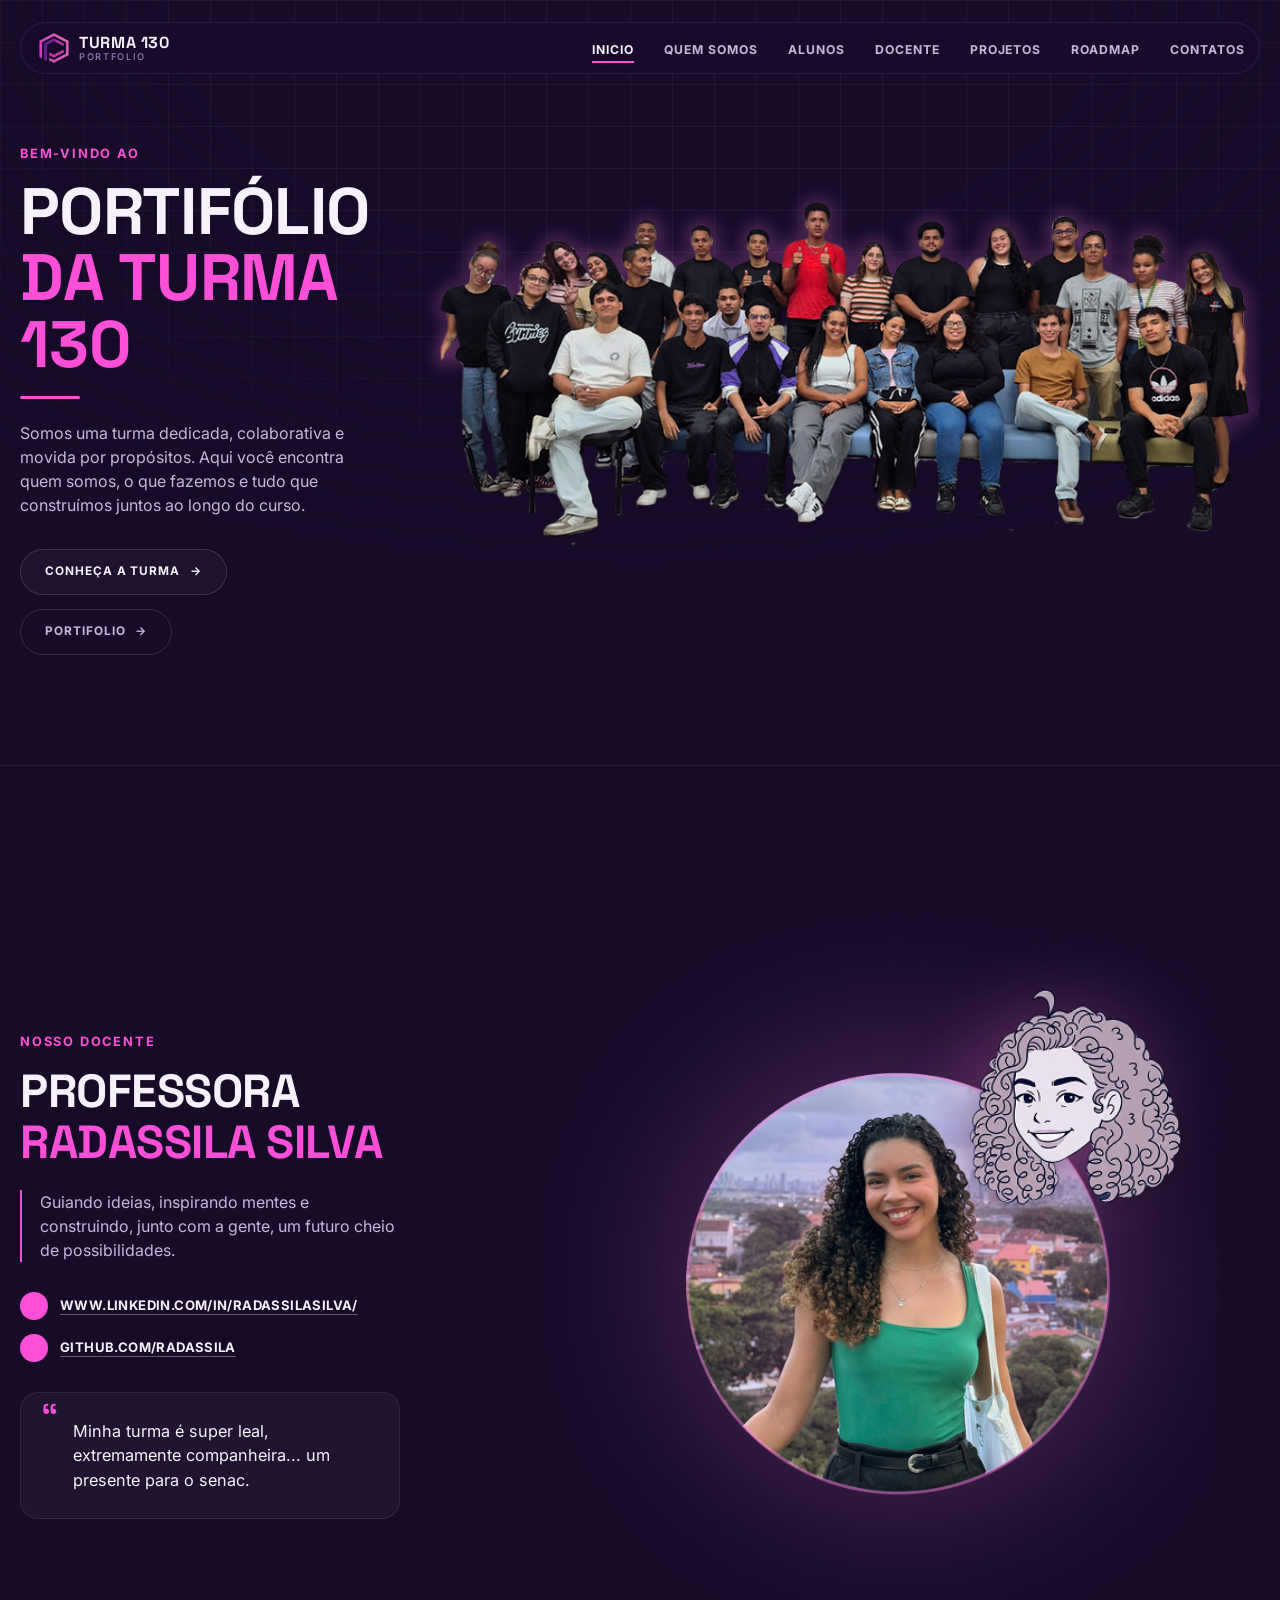
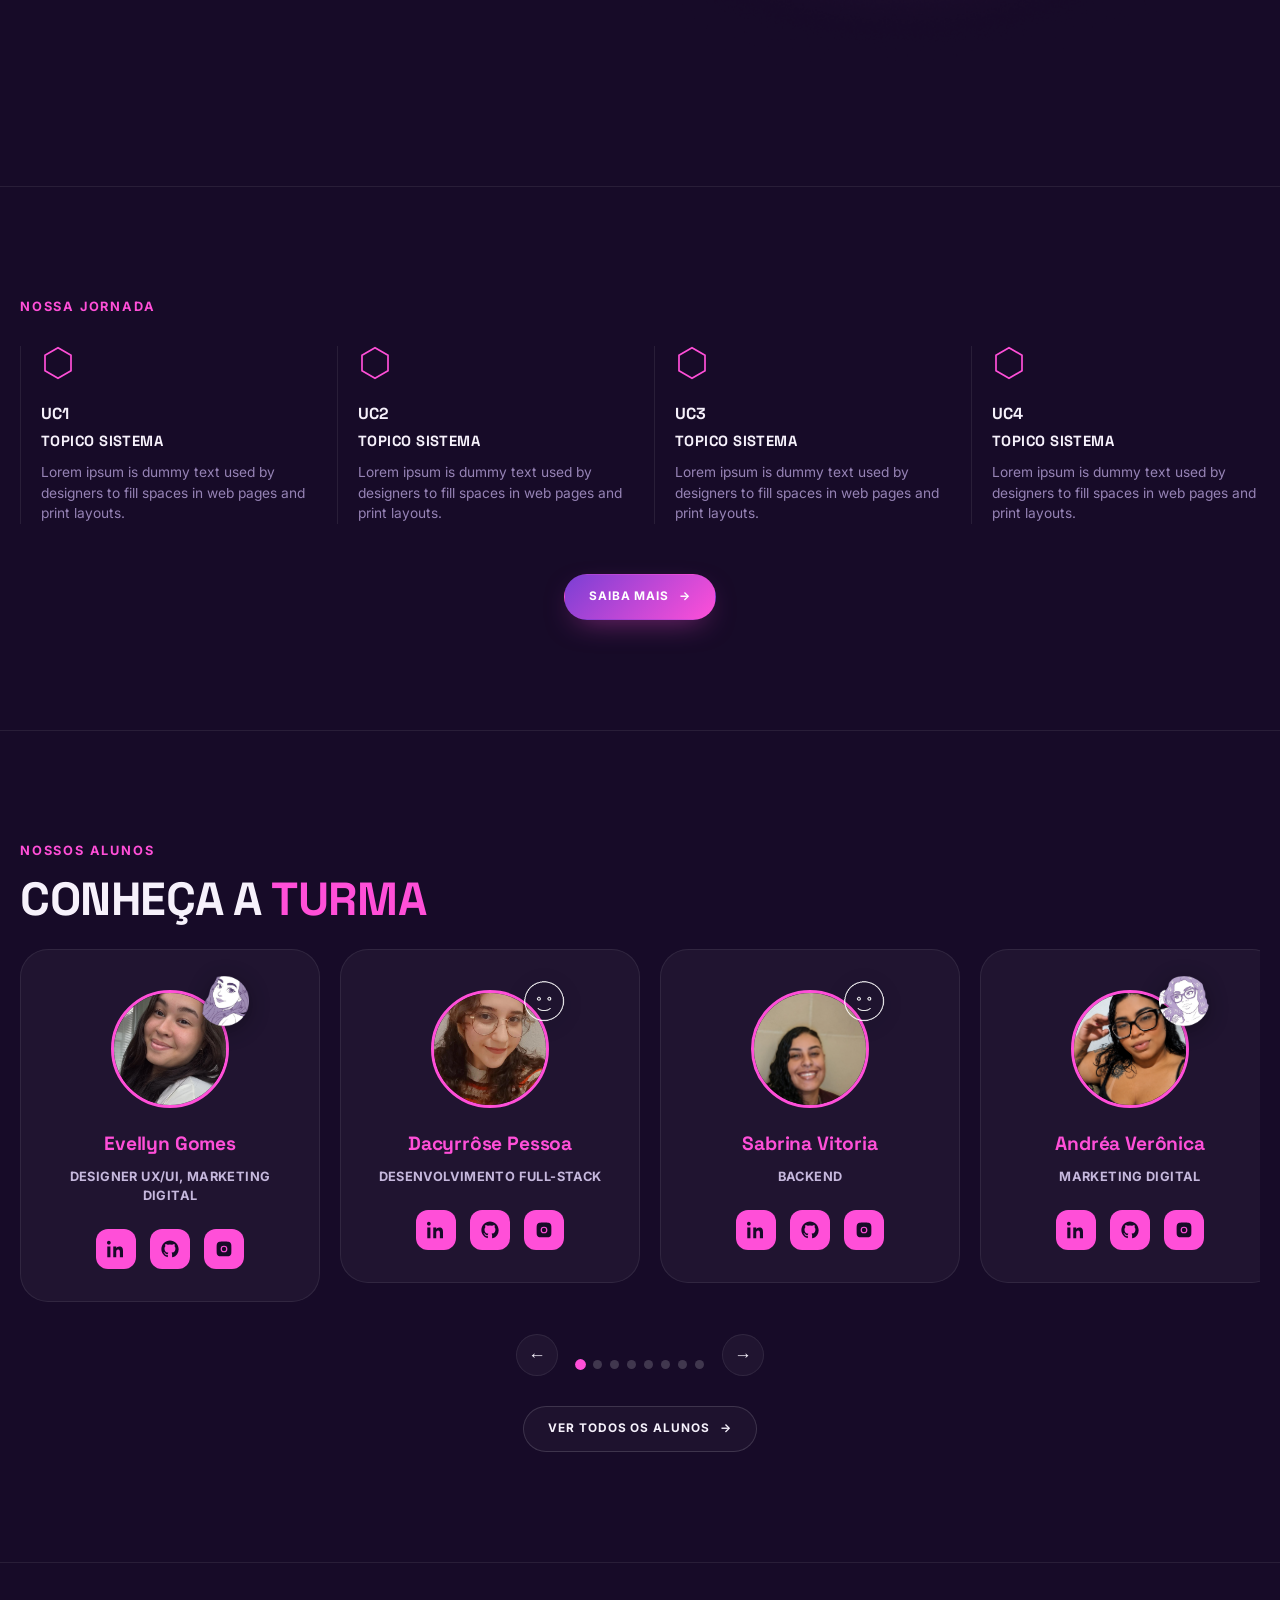
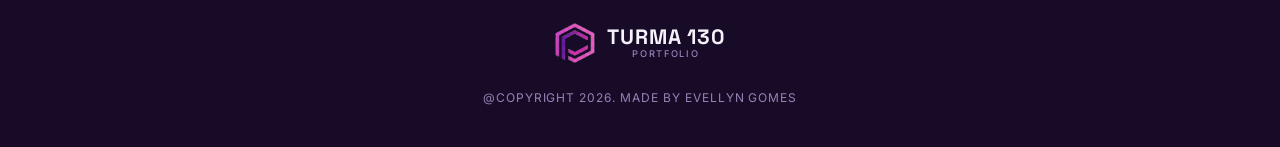
<file: index.html>
<!DOCTYPE html>
<html lang="pt-BR">
<head>
<meta charset="UTF-8">
<meta name="viewport" content="width=device-width, initial-scale=1.0">
<title>Turma 130 · Portfólio</title>
<link rel="icon" type="image/png" href="assets/logo.png">
<link rel="preconnect" href="https://fonts.googleapis.com">
<link rel="preconnect" href="https://fonts.gstatic.com" crossorigin>
<link href="https://fonts.googleapis.com/css2?family=Space+Grotesk:wght@500;600;700&family=Inter:wght@400;500;600;700&display=swap" rel="stylesheet">
<link rel="stylesheet" href="style.css">
</head>
<body>

<div class="bg-grid"></div>

<header class="topbar">
  <nav class="navbar">
    <a class="brand" href="index.html">
      <img src="assets/logo.png" class="brand-hex" alt="Logo Turma 130">
      <span class="brand-text">TURMA 130<small>PORTFOLIO</small></span>
    </a>
    <button class="nav-toggle" id="navToggle" aria-label="Abrir menu" aria-expanded="false">
      <span></span><span></span><span></span>
    </button>
    <ul class="nav-links" id="navLinks">
      <li><a href="index.html">INICIO</a></li>
      <li><a href="quem-somos.html">QUEM SOMOS</a></li>
      <li><a href="alunos.html">ALUNOS</a></li>
      <li><a href="404.html">DOCENTE</a></li>
      <li><a href="404.html">PROJETOS</a></li>
      <li><a href="404.html">ROADMAP</a></li>
      <li><a href="404.html">CONTATOS</a></li>
    </ul>
  </nav>
</header>

<main>

  <!-- HERO -->
  <section class="hero" id="inicio">
    <div class="hero-text">
      <p class="eyebrow">BEM-VINDO AO</p>
      <h1 class="hero-title">
        PORTIFÓLIO<br>
        <span class="pink">DA TURMA 130</span>
      </h1>
      <span class="rule"></span>
      <p class="hero-desc">
        Somos uma turma dedicada, colaborativa e movida por propósitos.
        Aqui você encontra quem somos, o que fazemos e tudo que construímos
        juntos ao longo do curso.
      </p>
      <div class="hero-actions">
        <a href="quem-somos.html" class="btn btn-outline">CONHEÇA A TURMA <span>→</span></a>
        <a href="alunos.html" class="btn btn-ghost">PORTIFOLIO <span>→</span></a>
      </div>
    </div>
    <div class="hero-media">
      <div class="hero-photo hero-photo-real">
        <img src="assets/turma.png" alt="Foto em grupo da Turma 130">
      </div>
    </div>
  </section>

  <!-- DOCENTE -->
  <section class="docente" id="docente">
    <div class="docente-text">
      <p class="eyebrow">NOSSO DOCENTE</p>
      <h2 class="section-title">
        PROFESSORA<br>
        <span class="pink">RADASSILA SILVA</span>
      </h2>
      <p class="docente-desc">
        Guiando ideias, inspirando mentes e construindo, junto com a gente,
        um futuro cheio de possibilidades.
      </p>
      <div class="social-links">
        <a href="https://www.linkedin.com/in/radassilasilva/" target="_blank" rel="noopener">
          <span class="icon icon-linkedin" aria-hidden="true"></span>
          WWW.LINKEDIN.COM/IN/RADASSILASILVA/
        </a>
        <a href="https://github.com/radassila" target="_blank" rel="noopener">
          <span class="icon icon-github" aria-hidden="true"></span>
          GITHUB.COM/RADASSILA
        </a>
      </div>
      <blockquote class="quote-box">
        <span class="quote-mark">&ldquo;</span>
        Minha turma é super leal, extremamente companheira... um presente
        para o senac.
      </blockquote>
    </div>
    <div class="docente-media">
      <div class="docente-avatar">
        <!-- FOTO da professora: troque o arquivo em assets/, mantendo este mesmo nome -->
        <img class="docente-foto" src="assets/docente-foto.png" alt="Foto da professora Radassila Silva">
        <!-- EMOJI/desenho da professora: troque o arquivo em assets/, mantendo este mesmo nome -->
        <img class="docente-emoji" src="assets/docente-emoji.png" alt="">
      </div>
    </div>
  </section>

  <!-- JORNADA / ROADMAP -->
  <section class="jornada" id="roadmap">
    <p class="eyebrow">NOSSA JORNADA</p>
    <div class="jornada-grid">
      <div class="jornada-item">
        <svg class="hex-icon" viewBox="0 0 40 40" fill="none" xmlns="http://www.w3.org/2000/svg">
          <path d="M20 2 L35.3 11 V29 L20 38 L4.7 29 V11 Z" stroke="#ff4fd8" stroke-width="2"/>
        </svg>
        <h3>UC1<span>TOPICO SISTEMA</span></h3>
        <p>Lorem ipsum is dummy text used by designers to fill spaces in web pages and print layouts.</p>
      </div>
      <div class="jornada-item">
        <svg class="hex-icon" viewBox="0 0 40 40" fill="none" xmlns="http://www.w3.org/2000/svg">
          <path d="M20 2 L35.3 11 V29 L20 38 L4.7 29 V11 Z" stroke="#ff4fd8" stroke-width="2"/>
        </svg>
        <h3>UC2<span>TOPICO SISTEMA</span></h3>
        <p>Lorem ipsum is dummy text used by designers to fill spaces in web pages and print layouts.</p>
      </div>
      <div class="jornada-item">
        <svg class="hex-icon" viewBox="0 0 40 40" fill="none" xmlns="http://www.w3.org/2000/svg">
          <path d="M20 2 L35.3 11 V29 L20 38 L4.7 29 V11 Z" stroke="#ff4fd8" stroke-width="2"/>
        </svg>
        <h3>UC3<span>TOPICO SISTEMA</span></h3>
        <p>Lorem ipsum is dummy text used by designers to fill spaces in web pages and print layouts.</p>
      </div>
      <div class="jornada-item">
        <svg class="hex-icon" viewBox="0 0 40 40" fill="none" xmlns="http://www.w3.org/2000/svg">
          <path d="M20 2 L35.3 11 V29 L20 38 L4.7 29 V11 Z" stroke="#ff4fd8" stroke-width="2"/>
        </svg>
        <h3>UC4<span>TOPICO SISTEMA</span></h3>
        <p>Lorem ipsum is dummy text used by designers to fill spaces in web pages and print layouts.</p>
      </div>
    </div>
    <div class="jornada-cta">
      <a href="roadmap.html" class="btn btn-solid">SAIBA MAIS <span>→</span></a>
    </div>
  </section>

  <!-- ALUNOS (carrossel) -->
  <section class="alunos" id="alunos">
    <p class="eyebrow">NOSSOS ALUNOS</p>
    <h2 class="section-title">CONHEÇA A <span class="pink">TURMA</span></h2>

    <div class="carousel alunos-carousel">
      <div class="carousel-track" id="alunosCarouselTrack">
      <div class="carousel-slide">
        <div class="aluno-card aluno-card-clickable" id="evellyn-gomes" data-href="alunos.html#evellyn-gomes" data-categorias="designer uxui marketing" data-nome="evellyn gomes" tabindex="0">
          <div class="aluno-media">
            <!-- FOTO do aluno: troque o arquivo em assets/alunos/, mantendo este mesmo nome -->
            <img class="aluno-foto" src="assets/alunos/evellyn-gomes-foto.png" alt="Foto de Evellyn Gomes">
            <!-- EMOJI/desenho do aluno: troque o arquivo em assets/alunos/, mantendo este mesmo nome -->
            <img class="aluno-emoji" src="assets/alunos/evellyn-gomes-emoji.png" alt="">
          </div>
          <h3 class="aluno-nome">Evellyn Gomes</h3>
          <p class="aluno-cargo">Designer UX/UI, Marketing Digital</p>
          <!-- Links do aluno: troque o endereço dentro das aspas de cada href -->
          <div class="aluno-social">
            <a href="https://www.linkedin.com/in/evellynamélia" target="_blank" rel="noopener" aria-label="LinkedIn de Evellyn Gomes"><svg viewBox="0 0 24 24" fill="currentColor"><path d="M4.98 3.5C4.98 4.88 3.87 6 2.5 6S0 4.88 0 3.5 1.11 1 2.48 1 4.98 2.12 4.98 3.5zM.4 8.75h4.16V23H.4V8.75zM8.34 8.75h3.99v1.95h.06c.56-1.02 1.92-2.1 3.95-2.1 4.22 0 5 2.7 5 6.22V23h-4.16v-6.75c0-1.61-.03-3.68-2.25-3.68-2.25 0-2.6 1.75-2.6 3.56V23H8.34V8.75z"/></svg></a>
            <a href="https://github.com/evellynamelia" target="_blank" rel="noopener" aria-label="GitHub de Evellyn Gomes"><svg viewBox="0 0 24 24" fill="currentColor"><path d="M12 .5C5.73.5.5 5.74.5 12.03c0 5.03 3.27 9.3 7.8 10.8.57.1.78-.25.78-.55v-2.15c-3.17.69-3.84-1.36-3.84-1.36-.52-1.32-1.27-1.67-1.27-1.67-1.04-.71.08-.7.08-.7 1.15.08 1.75 1.18 1.75 1.18 1.02 1.75 2.68 1.25 3.34.96.1-.74.4-1.25.72-1.54-2.53-.29-5.19-1.27-5.19-5.63 0-1.24.44-2.26 1.17-3.05-.12-.29-.51-1.46.11-3.04 0 0 .96-.31 3.14 1.16a10.9 10.9 0 015.72 0c2.18-1.47 3.14-1.16 3.14-1.16.62 1.58.23 2.75.11 3.04.73.79 1.17 1.81 1.17 3.05 0 4.37-2.67 5.34-5.21 5.62.41.36.77 1.06.77 2.14v3.17c0 .3.21.66.79.55A10.53 10.53 0 0023.5 12.03C23.5 5.74 18.27.5 12 .5z"/></svg></a>
            <a href="COLOQUE_O_LINK_DO_INSTAGRAM_AQUI" target="_blank" rel="noopener" aria-label="Instagram de Evellyn Gomes"><svg viewBox="0 0 24 24" fill="currentColor"><path d="M12 2.16c3.2 0 3.58.01 4.85.07 1.17.05 1.8.24 2.23.41.56.21.96.47 1.38.89.42.42.68.82.89 1.38.17.42.36 1.06.41 2.23.06 1.27.07 1.65.07 4.85s-.01 3.58-.07 4.85c-.05 1.17-.24 1.8-.41 2.23-.21.56-.47.96-.89 1.38-.42.42-.82.68-1.38.89-.42.17-1.06.36-2.23.41-1.27.06-1.65.07-4.85.07s-3.58-.01-4.85-.07c-1.17-.05-1.8-.24-2.23-.41a3.72 3.72 0 01-1.38-.89 3.72 3.72 0 01-.89-1.38c-.17-.42-.36-1.06-.41-2.23-.06-1.27-.07-1.65-.07-4.85s.01-3.58.07-4.85c.05-1.17.24-1.8.41-2.23.21-.56.47-.96.89-1.38.42-.42.82-.68 1.38-.89.42-.17 1.06-.36 2.23-.41C8.42 2.17 8.8 2.16 12 2.16zm0 5.35a4.49 4.49 0 100 8.98 4.49 4.49 0 000-8.98zm0 7.41a2.92 2.92 0 110-5.84 2.92 2.92 0 010 5.84zm5.72-7.59a1.05 1.05 0 11-2.1 0 1.05 1.05 0 012.1 0z"/></svg></a>
          </div>
        </div>
      </div>
      <div class="carousel-slide">
        <div class="aluno-card aluno-card-clickable" id="dacyrrose-pessoa" data-href="alunos.html#dacyrrose-pessoa" data-categorias="desenvolvimento" data-nome="dacyrrôse pessoa" tabindex="0">
          <div class="aluno-media">
            <!-- FOTO do aluno: troque o arquivo em assets/alunos/, mantendo este mesmo nome -->
            <img class="aluno-foto" src="assets/alunos/dacyrrose-melo-foto.png" alt="Foto de Dacyrrôse Pessoa">
            <!-- EMOJI/desenho do aluno: troque o arquivo em assets/alunos/, mantendo este mesmo nome -->
            <img class="aluno-emoji" src="assets/alunos/dacyrrose-pessoa-emoji.png" alt="">
          </div>
          <h3 class="aluno-nome">Dacyrrôse Pessoa</h3>
          <p class="aluno-cargo">Desenvolvimento Full-Stack</p>
          <!-- Links do aluno: troque o endereço dentro das aspas de cada href -->
          <div class="aluno-social">
            <a href="https://www.linkedin.com/in/dacyrrose-melo/" target="_blank" rel="noopener" aria-label="LinkedIn de Dacyrrôse Pessoa"><svg viewBox="0 0 24 24" fill="currentColor"><path d="M4.98 3.5C4.98 4.88 3.87 6 2.5 6S0 4.88 0 3.5 1.11 1 2.48 1 4.98 2.12 4.98 3.5zM.4 8.75h4.16V23H.4V8.75zM8.34 8.75h3.99v1.95h.06c.56-1.02 1.92-2.1 3.95-2.1 4.22 0 5 2.7 5 6.22V23h-4.16v-6.75c0-1.61-.03-3.68-2.25-3.68-2.25 0-2.6 1.75-2.6 3.56V23H8.34V8.75z"/></svg></a>
            <a href="https://github.com/Myoui-sys" target="_blank" rel="noopener" aria-label="GitHub de Dacyrrôse Pessoa"><svg viewBox="0 0 24 24" fill="currentColor"><path d="M12 .5C5.73.5.5 5.74.5 12.03c0 5.03 3.27 9.3 7.8 10.8.57.1.78-.25.78-.55v-2.15c-3.17.69-3.84-1.36-3.84-1.36-.52-1.32-1.27-1.67-1.27-1.67-1.04-.71.08-.7.08-.7 1.15.08 1.75 1.18 1.75 1.18 1.02 1.75 2.68 1.25 3.34.96.1-.74.4-1.25.72-1.54-2.53-.29-5.19-1.27-5.19-5.63 0-1.24.44-2.26 1.17-3.05-.12-.29-.51-1.46.11-3.04 0 0 .96-.31 3.14 1.16a10.9 10.9 0 015.72 0c2.18-1.47 3.14-1.16 3.14-1.16.62 1.58.23 2.75.11 3.04.73.79 1.17 1.81 1.17 3.05 0 4.37-2.67 5.34-5.21 5.62.41.36.77 1.06.77 2.14v3.17c0 .3.21.66.79.55A10.53 10.53 0 0023.5 12.03C23.5 5.74 18.27.5 12 .5z"/></svg></a>
            <a href="COLOQUE_O_LINK_DO_INSTAGRAM_AQUI" target="_blank" rel="noopener" aria-label="Instagram de Dacyrrôse Pessoa"><svg viewBox="0 0 24 24" fill="currentColor"><path d="M12 2.16c3.2 0 3.58.01 4.85.07 1.17.05 1.8.24 2.23.41.56.21.96.47 1.38.89.42.42.68.82.89 1.38.17.42.36 1.06.41 2.23.06 1.27.07 1.65.07 4.85s-.01 3.58-.07 4.85c-.05 1.17-.24 1.8-.41 2.23-.21.56-.47.96-.89 1.38-.42.42-.82.68-1.38.89-.42.17-1.06.36-2.23.41-1.27.06-1.65.07-4.85.07s-3.58-.01-4.85-.07c-1.17-.05-1.8-.24-2.23-.41a3.72 3.72 0 01-1.38-.89 3.72 3.72 0 01-.89-1.38c-.17-.42-.36-1.06-.41-2.23-.06-1.27-.07-1.65-.07-4.85s.01-3.58.07-4.85c.05-1.17.24-1.8.41-2.23.21-.56.47-.96.89-1.38.42-.42.82-.68 1.38-.89.42-.17 1.06-.36 2.23-.41C8.42 2.17 8.8 2.16 12 2.16zm0 5.35a4.49 4.49 0 100 8.98 4.49 4.49 0 000-8.98zm0 7.41a2.92 2.92 0 110-5.84 2.92 2.92 0 010 5.84zm5.72-7.59a1.05 1.05 0 11-2.1 0 1.05 1.05 0 012.1 0z"/></svg></a>
          </div>
        </div>
      </div>
      <div class="carousel-slide">
        <div class="aluno-card aluno-card-clickable" id="sabrina-vitoria" data-href="alunos.html#sabrina-vitoria" data-categorias="backend" data-nome="sabrina vitoria" tabindex="0">
          <div class="aluno-media">
            <!-- FOTO do aluno: troque o arquivo em assets/alunos/, mantendo este mesmo nome -->
            <img class="aluno-foto" src="assets/alunos/sabrina-vitoria-foto.png" alt="Foto de Sabrina Vitoria">
            <!-- EMOJI/desenho do aluno: troque o arquivo em assets/alunos/, mantendo este mesmo nome -->
            <img class="aluno-emoji" src="assets/alunos/sabrina-vitoria-emoji.png" alt="">
          </div>
          <h3 class="aluno-nome">Sabrina Vitoria</h3>
          <p class="aluno-cargo">Backend</p>
          <!-- Links do aluno: troque o endereço dentro das aspas de cada href -->
          <div class="aluno-social">
            <a href=" https://www.linkedin.com/in/sabrina-nascimento-4840a8234/ " target="_blank" rel="noopener" aria-label="LinkedIn de Sabrina Vitoria"><svg viewBox="0 0 24 24" fill="currentColor"><path d="M4.98 3.5C4.98 4.88 3.87 6 2.5 6S0 4.88 0 3.5 1.11 1 2.48 1 4.98 2.12 4.98 3.5zM.4 8.75h4.16V23H.4V8.75zM8.34 8.75h3.99v1.95h.06c.56-1.02 1.92-2.1 3.95-2.1 4.22 0 5 2.7 5 6.22V23h-4.16v-6.75c0-1.61-.03-3.68-2.25-3.68-2.25 0-2.6 1.75-2.6 3.56V23H8.34V8.75z"/></svg></a>
            <a href="https://github.com/Sabrinabrr" target="_blank" rel="noopener" aria-label="GitHub de Sabrina Vitoria"><svg viewBox="0 0 24 24" fill="currentColor"><path d="M12 .5C5.73.5.5 5.74.5 12.03c0 5.03 3.27 9.3 7.8 10.8.57.1.78-.25.78-.55v-2.15c-3.17.69-3.84-1.36-3.84-1.36-.52-1.32-1.27-1.67-1.27-1.67-1.04-.71.08-.7.08-.7 1.15.08 1.75 1.18 1.75 1.18 1.02 1.75 2.68 1.25 3.34.96.1-.74.4-1.25.72-1.54-2.53-.29-5.19-1.27-5.19-5.63 0-1.24.44-2.26 1.17-3.05-.12-.29-.51-1.46.11-3.04 0 0 .96-.31 3.14 1.16a10.9 10.9 0 015.72 0c2.18-1.47 3.14-1.16 3.14-1.16.62 1.58.23 2.75.11 3.04.73.79 1.17 1.81 1.17 3.05 0 4.37-2.67 5.34-5.21 5.62.41.36.77 1.06.77 2.14v3.17c0 .3.21.66.79.55A10.53 10.53 0 0023.5 12.03C23.5 5.74 18.27.5 12 .5z"/></svg></a>
            <a href="COLOQUE_O_LINK_DO_INSTAGRAM_AQUI" target="_blank" rel="noopener" aria-label="Instagram de Sabrina Vitoria"><svg viewBox="0 0 24 24" fill="currentColor"><path d="M12 2.16c3.2 0 3.58.01 4.85.07 1.17.05 1.8.24 2.23.41.56.21.96.47 1.38.89.42.42.68.82.89 1.38.17.42.36 1.06.41 2.23.06 1.27.07 1.65.07 4.85s-.01 3.58-.07 4.85c-.05 1.17-.24 1.8-.41 2.23-.21.56-.47.96-.89 1.38-.42.42-.82.68-1.38.89-.42.17-1.06.36-2.23.41-1.27.06-1.65.07-4.85.07s-3.58-.01-4.85-.07c-1.17-.05-1.8-.24-2.23-.41a3.72 3.72 0 01-1.38-.89 3.72 3.72 0 01-.89-1.38c-.17-.42-.36-1.06-.41-2.23-.06-1.27-.07-1.65-.07-4.85s.01-3.58.07-4.85c.05-1.17.24-1.8.41-2.23.21-.56.47-.96.89-1.38.42-.42.82-.68 1.38-.89.42-.17 1.06-.36 2.23-.41C8.42 2.17 8.8 2.16 12 2.16zm0 5.35a4.49 4.49 0 100 8.98 4.49 4.49 0 000-8.98zm0 7.41a2.92 2.92 0 110-5.84 2.92 2.92 0 010 5.84zm5.72-7.59a1.05 1.05 0 11-2.1 0 1.05 1.05 0 012.1 0z"/></svg></a>
          </div>
        </div>
      </div>
      <div class="carousel-slide">
        <div class="aluno-card aluno-card-clickable" id="andrea-veronica" data-href="alunos.html#andrea-veronica" data-categorias="marketing" data-nome="andréa verônica" tabindex="0">
          <div class="aluno-media">
            <!-- FOTO do aluno: troque o arquivo em assets/alunos/, mantendo este mesmo nome -->
            <img class="aluno-foto" src="assets/alunos/andrea-veronica-foto.png" alt="Foto de Andréa Verônica">
            <!-- EMOJI/desenho do aluno: troque o arquivo em assets/alunos/, mantendo este mesmo nome -->
            <img class="aluno-emoji" src="assets/alunos/andrea-veronica-emoji.png" alt="">
          </div>
          <h3 class="aluno-nome">Andréa Verônica</h3>
          <p class="aluno-cargo">Marketing Digital</p>
          <!-- Links do aluno: troque o endereço dentro das aspas de cada href -->
          <div class="aluno-social">
            <a href="https://www.linkedin.com/in/andreaa-veronica-29167a301/" target="_blank" rel="noopener" aria-label="LinkedIn de Andréa Verônica"><svg viewBox="0 0 24 24" fill="currentColor"><path d="M4.98 3.5C4.98 4.88 3.87 6 2.5 6S0 4.88 0 3.5 1.11 1 2.48 1 4.98 2.12 4.98 3.5zM.4 8.75h4.16V23H.4V8.75zM8.34 8.75h3.99v1.95h.06c.56-1.02 1.92-2.1 3.95-2.1 4.22 0 5 2.7 5 6.22V23h-4.16v-6.75c0-1.61-.03-3.68-2.25-3.68-2.25 0-2.6 1.75-2.6 3.56V23H8.34V8.75z"/></svg></a>
            <a href="https://github.com/andreaveronica20003-source" target="_blank" rel="noopener" aria-label="GitHub de Andréa Verônica"><svg viewBox="0 0 24 24" fill="currentColor"><path d="M12 .5C5.73.5.5 5.74.5 12.03c0 5.03 3.27 9.3 7.8 10.8.57.1.78-.25.78-.55v-2.15c-3.17.69-3.84-1.36-3.84-1.36-.52-1.32-1.27-1.67-1.27-1.67-1.04-.71.08-.7.08-.7 1.15.08 1.75 1.18 1.75 1.18 1.02 1.75 2.68 1.25 3.34.96.1-.74.4-1.25.72-1.54-2.53-.29-5.19-1.27-5.19-5.63 0-1.24.44-2.26 1.17-3.05-.12-.29-.51-1.46.11-3.04 0 0 .96-.31 3.14 1.16a10.9 10.9 0 015.72 0c2.18-1.47 3.14-1.16 3.14-1.16.62 1.58.23 2.75.11 3.04.73.79 1.17 1.81 1.17 3.05 0 4.37-2.67 5.34-5.21 5.62.41.36.77 1.06.77 2.14v3.17c0 .3.21.66.79.55A10.53 10.53 0 0023.5 12.03C23.5 5.74 18.27.5 12 .5z"/></svg></a>
            <a href="COLOQUE_O_LINK_DO_INSTAGRAM_AQUI" target="_blank" rel="noopener" aria-label="Instagram de Andréa Verônica"><svg viewBox="0 0 24 24" fill="currentColor"><path d="M12 2.16c3.2 0 3.58.01 4.85.07 1.17.05 1.8.24 2.23.41.56.21.96.47 1.38.89.42.42.68.82.89 1.38.17.42.36 1.06.41 2.23.06 1.27.07 1.65.07 4.85s-.01 3.58-.07 4.85c-.05 1.17-.24 1.8-.41 2.23-.21.56-.47.96-.89 1.38-.42.42-.82.68-1.38.89-.42.17-1.06.36-2.23.41-1.27.06-1.65.07-4.85.07s-3.58-.01-4.85-.07c-1.17-.05-1.8-.24-2.23-.41a3.72 3.72 0 01-1.38-.89 3.72 3.72 0 01-.89-1.38c-.17-.42-.36-1.06-.41-2.23-.06-1.27-.07-1.65-.07-4.85s.01-3.58.07-4.85c.05-1.17.24-1.8.41-2.23.21-.56.47-.96.89-1.38.42-.42.82-.68 1.38-.89.42-.17 1.06-.36 2.23-.41C8.42 2.17 8.8 2.16 12 2.16zm0 5.35a4.49 4.49 0 100 8.98 4.49 4.49 0 000-8.98zm0 7.41a2.92 2.92 0 110-5.84 2.92 2.92 0 010 5.84zm5.72-7.59a1.05 1.05 0 11-2.1 0 1.05 1.05 0 012.1 0z"/></svg></a>
          </div>
        </div>
      </div>
      <div class="carousel-slide">
        <div class="aluno-card aluno-card-clickable" id="lucas-leite" data-href="alunos.html#lucas-leite" data-categorias="desenvolvimento" data-nome="lucas leite" tabindex="0">
          <div class="aluno-media">
            <!-- FOTO do aluno: troque o arquivo em assets/alunos/, mantendo este mesmo nome -->
            <img class="aluno-foto" src="assets/alunos/lucas-leite-foto.png" alt="Foto de Lucas Leite">
            <!-- EMOJI/desenho do aluno: troque o arquivo em assets/alunos/, mantendo este mesmo nome -->
            <img class="aluno-emoji" src="assets/alunos/lucas-leite-emoji.png" alt="">
          </div>
          <h3 class="aluno-nome">Lucas Leite</h3>
          <p class="aluno-cargo">Desenvolvimento Full-Stack</p>
          <!-- Links do aluno: troque o endereço dentro das aspas de cada href -->
          <div class="aluno-social">
            <a href="www.linkedin.com/in/lucas-andrade21" target="_blank" rel="noopener" aria-label="LinkedIn de Lucas Leite"><svg viewBox="0 0 24 24" fill="currentColor"><path d="M4.98 3.5C4.98 4.88 3.87 6 2.5 6S0 4.88 0 3.5 1.11 1 2.48 1 4.98 2.12 4.98 3.5zM.4 8.75h4.16V23H.4V8.75zM8.34 8.75h3.99v1.95h.06c.56-1.02 1.92-2.1 3.95-2.1 4.22 0 5 2.7 5 6.22V23h-4.16v-6.75c0-1.61-.03-3.68-2.25-3.68-2.25 0-2.6 1.75-2.6 3.56V23H8.34V8.75z"/></svg></a>
            <a href="COLOQUE_O_LINK_DO_GITHUB_AQUI" target="_blank" rel="noopener" aria-label="GitHub de Lucas Leite"><svg viewBox="0 0 24 24" fill="currentColor"><path d="M12 .5C5.73.5.5 5.74.5 12.03c0 5.03 3.27 9.3 7.8 10.8.57.1.78-.25.78-.55v-2.15c-3.17.69-3.84-1.36-3.84-1.36-.52-1.32-1.27-1.67-1.27-1.67-1.04-.71.08-.7.08-.7 1.15.08 1.75 1.18 1.75 1.18 1.02 1.75 2.68 1.25 3.34.96.1-.74.4-1.25.72-1.54-2.53-.29-5.19-1.27-5.19-5.63 0-1.24.44-2.26 1.17-3.05-.12-.29-.51-1.46.11-3.04 0 0 .96-.31 3.14 1.16a10.9 10.9 0 015.72 0c2.18-1.47 3.14-1.16 3.14-1.16.62 1.58.23 2.75.11 3.04.73.79 1.17 1.81 1.17 3.05 0 4.37-2.67 5.34-5.21 5.62.41.36.77 1.06.77 2.14v3.17c0 .3.21.66.79.55A10.53 10.53 0 0023.5 12.03C23.5 5.74 18.27.5 12 .5z"/></svg></a>
            <a href="COLOQUE_O_LINK_DO_INSTAGRAM_AQUI" target="_blank" rel="noopener" aria-label="Instagram de Lucas Leite"><svg viewBox="0 0 24 24" fill="currentColor"><path d="M12 2.16c3.2 0 3.58.01 4.85.07 1.17.05 1.8.24 2.23.41.56.21.96.47 1.38.89.42.42.68.82.89 1.38.17.42.36 1.06.41 2.23.06 1.27.07 1.65.07 4.85s-.01 3.58-.07 4.85c-.05 1.17-.24 1.8-.41 2.23-.21.56-.47.96-.89 1.38-.42.42-.82.68-1.38.89-.42.17-1.06.36-2.23.41-1.27.06-1.65.07-4.85.07s-3.58-.01-4.85-.07c-1.17-.05-1.8-.24-2.23-.41a3.72 3.72 0 01-1.38-.89 3.72 3.72 0 01-.89-1.38c-.17-.42-.36-1.06-.41-2.23-.06-1.27-.07-1.65-.07-4.85s.01-3.58.07-4.85c.05-1.17.24-1.8.41-2.23.21-.56.47-.96.89-1.38.42-.42.82-.68 1.38-.89.42-.17 1.06-.36 2.23-.41C8.42 2.17 8.8 2.16 12 2.16zm0 5.35a4.49 4.49 0 100 8.98 4.49 4.49 0 000-8.98zm0 7.41a2.92 2.92 0 110-5.84 2.92 2.92 0 010 5.84zm5.72-7.59a1.05 1.05 0 11-2.1 0 1.05 1.05 0 012.1 0z"/></svg></a>
          </div>
        </div>
      </div>
      <div class="carousel-slide">
        <div class="aluno-card aluno-card-clickable" id="maria-elisa" data-href="alunos.html#maria-elisa" data-categorias="frontend" data-nome="maria elisa" tabindex="0">
          <div class="aluno-media">
            <!-- FOTO do aluno: troque o arquivo em assets/alunos/, mantendo este mesmo nome -->
            <img class="aluno-foto" src="assets/alunos/maria-elisa-foto.png" alt="Foto de Maria Elisa">
            <!-- EMOJI/desenho do aluno: troque o arquivo em assets/alunos/, mantendo este mesmo nome -->
            <img class="aluno-emoji" src="assets/alunos/maria-elisa-emoji.png" alt="">
          </div>
          <h3 class="aluno-nome">Maria Elisa</h3>
          <p class="aluno-cargo">Front-End</p>
          <!-- Links do aluno: troque o endereço dentro das aspas de cada href -->
          <div class="aluno-social">
            <a href="https://www.linkedin.com/in/maria-elisa-andrade-7b36b83a1?utm_source=share_via&utm_content=profile&utm_medium=member_android" target="_blank" rel="noopener" aria-label="LinkedIn de Maria Elisa"><svg viewBox="0 0 24 24" fill="currentColor"><path d="M4.98 3.5C4.98 4.88 3.87 6 2.5 6S0 4.88 0 3.5 1.11 1 2.48 1 4.98 2.12 4.98 3.5zM.4 8.75h4.16V23H.4V8.75zM8.34 8.75h3.99v1.95h.06c.56-1.02 1.92-2.1 3.95-2.1 4.22 0 5 2.7 5 6.22V23h-4.16v-6.75c0-1.61-.03-3.68-2.25-3.68-2.25 0-2.6 1.75-2.6 3.56V23H8.34V8.75z"/></svg></a>
            <a href="COLOQUE_O_LINK_DO_GITHUB_AQUI" target="_blank" rel="noopener" aria-label="GitHub de Maria Elisa"><svg viewBox="0 0 24 24" fill="currentColor"><path d="M12 .5C5.73.5.5 5.74.5 12.03c0 5.03 3.27 9.3 7.8 10.8.57.1.78-.25.78-.55v-2.15c-3.17.69-3.84-1.36-3.84-1.36-.52-1.32-1.27-1.67-1.27-1.67-1.04-.71.08-.7.08-.7 1.15.08 1.75 1.18 1.75 1.18 1.02 1.75 2.68 1.25 3.34.96.1-.74.4-1.25.72-1.54-2.53-.29-5.19-1.27-5.19-5.63 0-1.24.44-2.26 1.17-3.05-.12-.29-.51-1.46.11-3.04 0 0 .96-.31 3.14 1.16a10.9 10.9 0 015.72 0c2.18-1.47 3.14-1.16 3.14-1.16.62 1.58.23 2.75.11 3.04.73.79 1.17 1.81 1.17 3.05 0 4.37-2.67 5.34-5.21 5.62.41.36.77 1.06.77 2.14v3.17c0 .3.21.66.79.55A10.53 10.53 0 0023.5 12.03C23.5 5.74 18.27.5 12 .5z"/></svg></a>
            <a href="COLOQUE_O_LINK_DO_INSTAGRAM_AQUI" target="_blank" rel="noopener" aria-label="Instagram de Maria Elisa"><svg viewBox="0 0 24 24" fill="currentColor"><path d="M12 2.16c3.2 0 3.58.01 4.85.07 1.17.05 1.8.24 2.23.41.56.21.96.47 1.38.89.42.42.68.82.89 1.38.17.42.36 1.06.41 2.23.06 1.27.07 1.65.07 4.85s-.01 3.58-.07 4.85c-.05 1.17-.24 1.8-.41 2.23-.21.56-.47.96-.89 1.38-.42.42-.82.68-1.38.89-.42.17-1.06.36-2.23.41-1.27.06-1.65.07-4.85.07s-3.58-.01-4.85-.07c-1.17-.05-1.8-.24-2.23-.41a3.72 3.72 0 01-1.38-.89 3.72 3.72 0 01-.89-1.38c-.17-.42-.36-1.06-.41-2.23-.06-1.27-.07-1.65-.07-4.85s.01-3.58.07-4.85c.05-1.17.24-1.8.41-2.23.21-.56.47-.96.89-1.38.42-.42.82-.68 1.38-.89.42-.17 1.06-.36 2.23-.41C8.42 2.17 8.8 2.16 12 2.16zm0 5.35a4.49 4.49 0 100 8.98 4.49 4.49 0 000-8.98zm0 7.41a2.92 2.92 0 110-5.84 2.92 2.92 0 010 5.84zm5.72-7.59a1.05 1.05 0 11-2.1 0 1.05 1.05 0 012.1 0z"/></svg></a>
          </div>
        </div>
      </div>
      <div class="carousel-slide">
        <div class="aluno-card aluno-card-clickable" id="adrielly-alexandra" data-href="alunos.html#adrielly-alexandra" data-categorias="backend designer" data-nome="adrielly alexandra" tabindex="0">
          <div class="aluno-media">
            <!-- FOTO do aluno: troque o arquivo em assets/alunos/, mantendo este mesmo nome -->
            <img class="aluno-foto" src="assets/alunos/adrielly-Velozo-foto.png" alt="Foto de Adrielly Alexandra">
            <!-- EMOJI/desenho do aluno: troque o arquivo em assets/alunos/, mantendo este mesmo nome -->
            <img class="aluno-emoji" src="assets/alunos/adrielly-alexandra-emoji.png" alt="">
          </div>
          <h3 class="aluno-nome">Adrielly Alexandra</h3>
          <p class="aluno-cargo">Back-end Developer, Cybersegurança e Design</p>
          <!-- Links do aluno: troque o endereço dentro das aspas de cada href -->
          <div class="aluno-social">
            <a href="https://www.linkedin.com/in/adriellyvelozotech/" target="_blank" rel="noopener" aria-label="LinkedIn de Adrielly Alexandra"><svg viewBox="0 0 24 24" fill="currentColor"><path d="M4.98 3.5C4.98 4.88 3.87 6 2.5 6S0 4.88 0 3.5 1.11 1 2.48 1 4.98 2.12 4.98 3.5zM.4 8.75h4.16V23H.4V8.75zM8.34 8.75h3.99v1.95h.06c.56-1.02 1.92-2.1 3.95-2.1 4.22 0 5 2.7 5 6.22V23h-4.16v-6.75c0-1.61-.03-3.68-2.25-3.68-2.25 0-2.6 1.75-2.6 3.56V23H8.34V8.75z"/></svg></a>
            <a href="https://github.com/adriellyvelozotech" target="_blank" rel="noopener" aria-label="GitHub de Adrielly Alexandra"><svg viewBox="0 0 24 24" fill="currentColor"><path d="M12 .5C5.73.5.5 5.74.5 12.03c0 5.03 3.27 9.3 7.8 10.8.57.1.78-.25.78-.55v-2.15c-3.17.69-3.84-1.36-3.84-1.36-.52-1.32-1.27-1.67-1.27-1.67-1.04-.71.08-.7.08-.7 1.15.08 1.75 1.18 1.75 1.18 1.02 1.75 2.68 1.25 3.34.96.1-.74.4-1.25.72-1.54-2.53-.29-5.19-1.27-5.19-5.63 0-1.24.44-2.26 1.17-3.05-.12-.29-.51-1.46.11-3.04 0 0 .96-.31 3.14 1.16a10.9 10.9 0 015.72 0c2.18-1.47 3.14-1.16 3.14-1.16.62 1.58.23 2.75.11 3.04.73.79 1.17 1.81 1.17 3.05 0 4.37-2.67 5.34-5.21 5.62.41.36.77 1.06.77 2.14v3.17c0 .3.21.66.79.55A10.53 10.53 0 0023.5 12.03C23.5 5.74 18.27.5 12 .5z"/></svg></a>
            <a href="COLOQUE_O_LINK_DO_INSTAGRAM_AQUI" target="_blank" rel="noopener" aria-label="Instagram de Adrielly Alexandra"><svg viewBox="0 0 24 24" fill="currentColor"><path d="M12 2.16c3.2 0 3.58.01 4.85.07 1.17.05 1.8.24 2.23.41.56.21.96.47 1.38.89.42.42.68.82.89 1.38.17.42.36 1.06.41 2.23.06 1.27.07 1.65.07 4.85s-.01 3.58-.07 4.85c-.05 1.17-.24 1.8-.41 2.23-.21.56-.47.96-.89 1.38-.42.42-.82.68-1.38.89-.42.17-1.06.36-2.23.41-1.27.06-1.65.07-4.85.07s-3.58-.01-4.85-.07c-1.17-.05-1.8-.24-2.23-.41a3.72 3.72 0 01-1.38-.89 3.72 3.72 0 01-.89-1.38c-.17-.42-.36-1.06-.41-2.23-.06-1.27-.07-1.65-.07-4.85s.01-3.58.07-4.85c.05-1.17.24-1.8.41-2.23.21-.56.47-.96.89-1.38.42-.42.82-.68 1.38-.89.42-.17 1.06-.36 2.23-.41C8.42 2.17 8.8 2.16 12 2.16zm0 5.35a4.49 4.49 0 100 8.98 4.49 4.49 0 000-8.98zm0 7.41a2.92 2.92 0 110-5.84 2.92 2.92 0 010 5.84zm5.72-7.59a1.05 1.05 0 11-2.1 0 1.05 1.05 0 012.1 0z"/></svg></a>
          </div>
        </div>
      </div>
      <div class="carousel-slide">
        <div class="aluno-card aluno-card-clickable" id="caio-cesar" data-href="alunos.html#caio-cesar" data-categorias="desenvolvimento frontend" data-nome="caio cesar" tabindex="0">
          <div class="aluno-media">
            <!-- FOTO do aluno: troque o arquivo em assets/alunos/, mantendo este mesmo nome -->
            <img class="aluno-foto" src="assets/alunos/caio-cesar-foto.png" alt="Foto de Caio Cesar">
            <!-- EMOJI/desenho do aluno: troque o arquivo em assets/alunos/, mantendo este mesmo nome -->
            <img class="aluno-emoji" src="assets/alunos/caio-cesar-emoji.png" alt="">
          </div>
          <h3 class="aluno-nome">Caio Cesar</h3>
          <p class="aluno-cargo">Desenvolvimento Front-End</p>
          <!-- Links do aluno: troque o endereço dentro das aspas de cada href -->
          <div class="aluno-social">
            <a href="https://www.linkedin.com/in/caioccesar/" target="_blank" rel="noopener" aria-label="LinkedIn de Caio Cesar"><svg viewBox="0 0 24 24" fill="currentColor"><path d="M4.98 3.5C4.98 4.88 3.87 6 2.5 6S0 4.88 0 3.5 1.11 1 2.48 1 4.98 2.12 4.98 3.5zM.4 8.75h4.16V23H.4V8.75zM8.34 8.75h3.99v1.95h.06c.56-1.02 1.92-2.1 3.95-2.1 4.22 0 5 2.7 5 6.22V23h-4.16v-6.75c0-1.61-.03-3.68-2.25-3.68-2.25 0-2.6 1.75-2.6 3.56V23H8.34V8.75z"/></svg></a>
            <a href="https://github.com/caiooozs" target="_blank" rel="noopener" aria-label="GitHub de Caio Cesar"><svg viewBox="0 0 24 24" fill="currentColor"><path d="M12 .5C5.73.5.5 5.74.5 12.03c0 5.03 3.27 9.3 7.8 10.8.57.1.78-.25.78-.55v-2.15c-3.17.69-3.84-1.36-3.84-1.36-.52-1.32-1.27-1.67-1.27-1.67-1.04-.71.08-.7.08-.7 1.15.08 1.75 1.18 1.75 1.18 1.02 1.75 2.68 1.25 3.34.96.1-.74.4-1.25.72-1.54-2.53-.29-5.19-1.27-5.19-5.63 0-1.24.44-2.26 1.17-3.05-.12-.29-.51-1.46.11-3.04 0 0 .96-.31 3.14 1.16a10.9 10.9 0 015.72 0c2.18-1.47 3.14-1.16 3.14-1.16.62 1.58.23 2.75.11 3.04.73.79 1.17 1.81 1.17 3.05 0 4.37-2.67 5.34-5.21 5.62.41.36.77 1.06.77 2.14v3.17c0 .3.21.66.79.55A10.53 10.53 0 0023.5 12.03C23.5 5.74 18.27.5 12 .5z"/></svg></a>
            <a href="COLOQUE_O_LINK_DO_INSTAGRAM_AQUI" target="_blank" rel="noopener" aria-label="Instagram de Caio Cesar"><svg viewBox="0 0 24 24" fill="currentColor"><path d="M12 2.16c3.2 0 3.58.01 4.85.07 1.17.05 1.8.24 2.23.41.56.21.96.47 1.38.89.42.42.68.82.89 1.38.17.42.36 1.06.41 2.23.06 1.27.07 1.65.07 4.85s-.01 3.58-.07 4.85c-.05 1.17-.24 1.8-.41 2.23-.21.56-.47.96-.89 1.38-.42.42-.82.68-1.38.89-.42.17-1.06.36-2.23.41-1.27.06-1.65.07-4.85.07s-3.58-.01-4.85-.07c-1.17-.05-1.8-.24-2.23-.41a3.72 3.72 0 01-1.38-.89 3.72 3.72 0 01-.89-1.38c-.17-.42-.36-1.06-.41-2.23-.06-1.27-.07-1.65-.07-4.85s.01-3.58.07-4.85c.05-1.17.24-1.8.41-2.23.21-.56.47-.96.89-1.38.42-.42.82-.68 1.38-.89.42-.17 1.06-.36 2.23-.41C8.42 2.17 8.8 2.16 12 2.16zm0 5.35a4.49 4.49 0 100 8.98 4.49 4.49 0 000-8.98zm0 7.41a2.92 2.92 0 110-5.84 2.92 2.92 0 010 5.84zm5.72-7.59a1.05 1.05 0 11-2.1 0 1.05 1.05 0 012.1 0z"/></svg></a>
          </div>
        </div>
      </div>
      </div>
      <div class="carousel-controls">
        <button class="carousel-arrow carousel-prev" aria-label="Aluno anterior">←</button>
        <div class="carousel-dots"></div>
        <button class="carousel-arrow carousel-next" aria-label="Próximo aluno">→</button>
      </div>
    </div>

    <div class="jornada-cta">
      <a href="alunos.html" class="btn btn-outline">VER TODOS OS ALUNOS <span>→</span></a>
    </div>
  </section>

</main>

<footer class="footer" id="contatos">
  <div class="footer-brand">
    <img src="assets/logo.png" class="brand-hex" alt="Logo Turma 130">
    <span class="brand-text">TURMA 130<small>PORTFOLIO</small></span>
  </div>
  <p class="footer-copy">@COPYRIGHT 2026. MADE BY EVELLYN GOMES</p>
</footer>

<script src="json.js"></script>
</body>
</html>
</file>
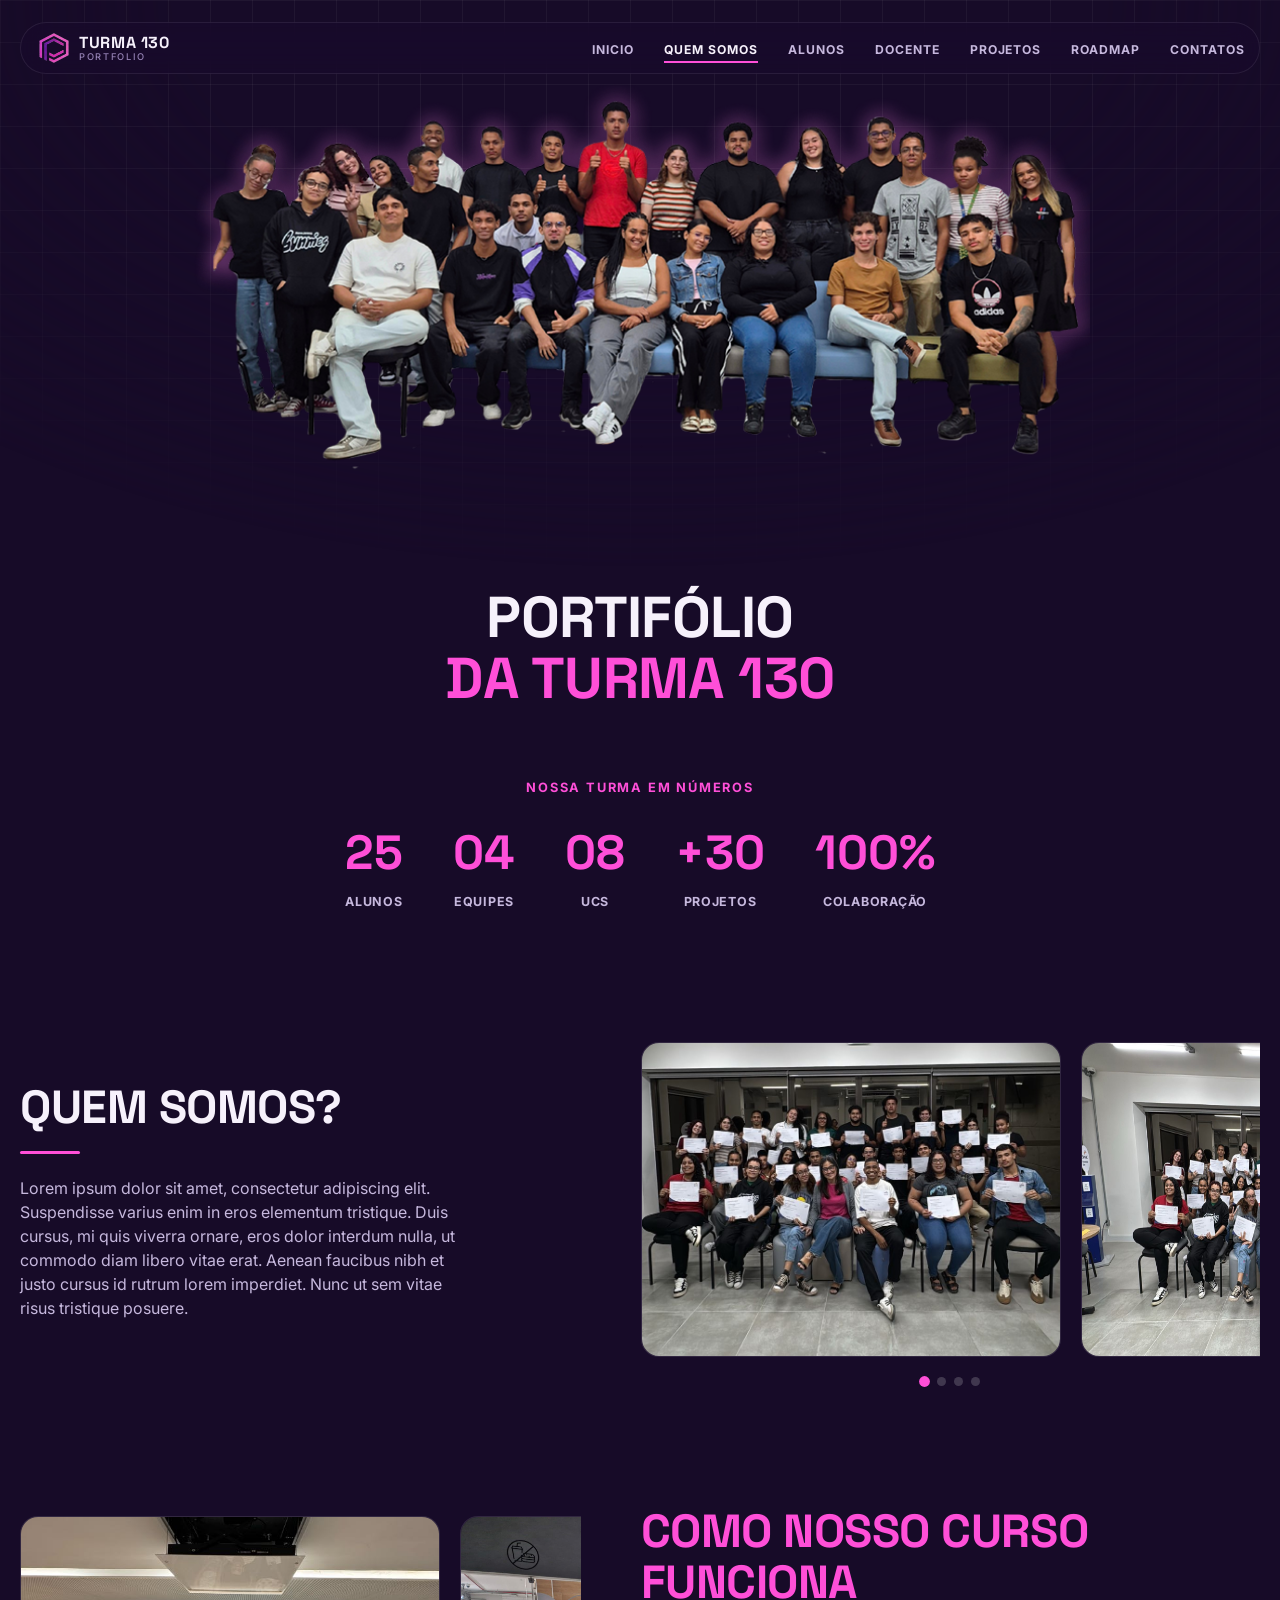
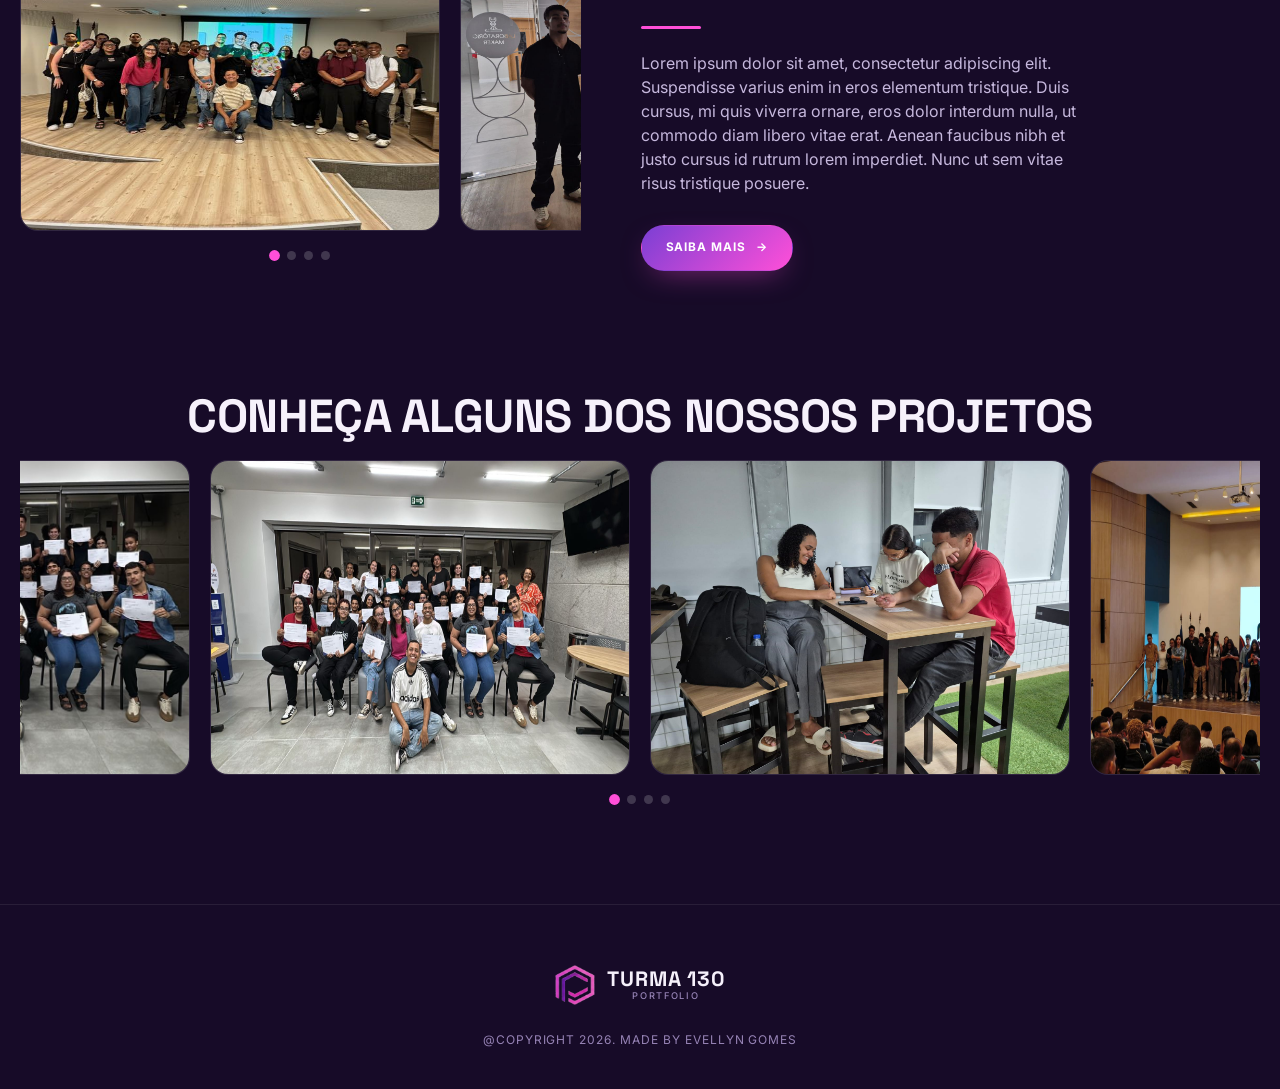
<file: quem-somos.html>
<!DOCTYPE html>
<html lang="pt-BR">
<head>
<meta charset="UTF-8">
<meta name="viewport" content="width=device-width, initial-scale=1.0">
<title>Quem Somos · Turma 130</title>
<link rel="icon" type="image/png" href="assets/logo.png">
<link rel="preconnect" href="https://fonts.googleapis.com">
<link rel="preconnect" href="https://fonts.gstatic.com" crossorigin>
<link href="https://fonts.googleapis.com/css2?family=Space+Grotesk:wght@500;600;700&family=Inter:wght@400;500;600;700&display=swap" rel="stylesheet">
<link rel="stylesheet" href="style.css">
</head>
<body>

<div class="bg-grid"></div>

<header class="topbar">
  <nav class="navbar">
    <a class="brand" href="index.html">
      <img src="assets/logo.png" class="brand-hex" alt="Logo Turma 130">
      <span class="brand-text">TURMA 130<small>PORTFOLIO</small></span>
    </a>
    <button class="nav-toggle" id="navToggle" aria-label="Abrir menu" aria-expanded="false">
      <span></span><span></span><span></span>
    </button>
    <ul class="nav-links" id="navLinks">
      <li><a href="index.html">INICIO</a></li>
      <li><a href="quem-somos.html">QUEM SOMOS</a></li>
      <li><a href="alunos.html">ALUNOS</a></li>
      <li><a href="404.html">DOCENTE</a></li>
      <li><a href="404.html">PROJETOS</a></li>
      <li><a href="404.html">ROADMAP</a></li>
      <li><a href="404.html">CONTATOS</a></li>
    </ul>
  </nav>
</header>

<main>

  <!-- HERO DA PÁGINA -->
  <section class="qs-hero">
    <div class="hero-photo qs-hero-photo hero-photo-real">
      <img src="assets/turma.png" alt="Foto em grupo da Turma 130">
    </div>
    <h1 class="qs-title">
      PORTIFÓLIO<br>
      <span class="pink">DA TURMA 130</span>
    </h1>
  </section>

  <!-- NÚMEROS -->
  <section class="stats">
    <p class="eyebrow center">NOSSA TURMA EM NÚMEROS</p>
    <div class="stats-grid">
      <div class="stat-item"><span class="stat-number">25</span><span class="stat-label">ALUNOS</span></div>
      <div class="stat-item"><span class="stat-number">04</span><span class="stat-label">EQUIPES</span></div>
      <div class="stat-item"><span class="stat-number">08</span><span class="stat-label">UCS</span></div>
      <div class="stat-item"><span class="stat-number">+30</span><span class="stat-label">PROJETOS</span></div>
      <div class="stat-item"><span class="stat-number">100%</span><span class="stat-label">COLABORAÇÃO</span></div>
    </div>
  </section>

  <!-- QUEM SOMOS? -->
  <section class="split-block">
    <div class="split-text">
      <h2 class="section-title">QUEM SOMOS?</h2>
      <span class="rule"></span>
      <p>
        Lorem ipsum dolor sit amet, consectetur adipiscing elit.
        Suspendisse varius enim in eros elementum tristique. Duis cursus,
        mi quis viverra ornare, eros dolor interdum nulla, ut commodo diam
        libero vitae erat. Aenean faucibus nibh et justo cursus id rutrum
        lorem imperdiet. Nunc ut sem vitae risus tristique posuere.
      </p>
    </div>
    <div class="carousel split-carousel">
      <div class="carousel-track">
        <div class="carousel-slide"><img class="placeholder-box" src="assets/WhatsApp Image 2026-05-19 at 19.40.24.jpeg" alt="Descrição da imagem 1"></div>
        <div class="carousel-slide"><img class="placeholder-box" src="assets/WhatsApp Image 2026-05-19 at 19.40.57.jpeg" alt="Descrição da imagem 2"></div>
        <div class="carousel-slide"><img class="placeholder-box" src="assets/WhatsApp Image 2026-08-17 at 18.29.04 (2).jpeg" alt="Descrição da imagem 3"></div>
        <div class="carousel-slide"><img class="placeholder-box" src="assets/WhatsApp Image 2026-07-27 at 21.20.02.jpeg" alt="Descrição da imagem 4"></div>
      </div>
      <div class="carousel-dots"></div>
    </div>
  </section>

  <!-- COMO NOSSO CURSO FUNCIONA -->
  <section class="split-block reverse">
    <div class="carousel split-carousel">
      <div class="carousel-track">
        <div class="carousel-slide"><img class="placeholder-box" src="assets/turma.jpg" alt="Descrição da imagem 1"></div>
        <div class="carousel-slide"><img class="placeholder-box" src="assets/WhatsApp Image 2026-08-17 at 18.29.04 (1).jpeg" alt="Descrição da imagem 1"></div>
        <div class="carousel-slide"><img class="placeholder-box" src="assets/WhatsApp Image 2026-05-19 at 19.40.24.jpeg" alt="Descrição da imagem 1"></div>
        <div class="carousel-slide"><img class="placeholder-box" src="assets/WhatsApp Image 2026-05-19 at 19.40.57.jpeg" alt="Descrição da imagem 1"></div>
      </div>
      <div class="carousel-dots"></div>
    </div>
    <div class="split-text">
      <h2 class="section-title pink">COMO NOSSO CURSO FUNCIONA</h2>
      <span class="rule"></span>
      <p>
        Lorem ipsum dolor sit amet, consectetur adipiscing elit.
        Suspendisse varius enim in eros elementum tristique. Duis cursus,
        mi quis viverra ornare, eros dolor interdum nulla, ut commodo diam
        libero vitae erat. Aenean faucibus nibh et justo cursus id rutrum
        lorem imperdiet. Nunc ut sem vitae risus tristique posuere.
      </p>
      <a href="roadmap.html" class="btn btn-solid">SAIBA MAIS <span>→</span></a>
    </div>
  </section>

  <!-- PROJETOS -->
  <section class="projects-block">
    <h2 class="section-title center">CONHEÇA ALGUNS DOS NOSSOS PROJETOS</h2>
    <div class="carousel projects-carousel">
      <div class="carousel-track">
        <div class="carousel-slide"><img class="placeholder-box" src="assets/WhatsApp Image 2026-05-19 at 19.40.24.jpeg" alt="Descrição da imagem 1"></div>
        <div class="carousel-slide"><img class="placeholder-box" src="assets/WhatsApp Image 2026-05-19 at 19.40.57.jpeg" alt="Descrição da imagem 2"></div>
        <div class="carousel-slide"><img class="placeholder-box" src="assets/WhatsApp Image 2026-08-17 at 18.29.04 (2).jpeg" alt="Descrição da imagem 3"></div>
        <div class="carousel-slide"><img class="placeholder-box" src="assets/WhatsApp Image 2026-07-27 at 21.20.02.jpeg" alt="Descrição da imagem 4"></div>
      </div>
      <div class="carousel-dots"></div>
    </div>
  </section>

</main>

<footer class="footer" id="contatos">
  <div class="footer-brand">
    <img src="assets/logo.png" class="brand-hex" alt="Logo Turma 130">
    <span class="brand-text">TURMA 130<small>PORTFOLIO</small></span>
  </div>
  <p class="footer-copy">@COPYRIGHT 2026. MADE BY EVELLYN GOMES</p>
</footer>

<script src="json.js"></script>
</body>
</html>
</file>
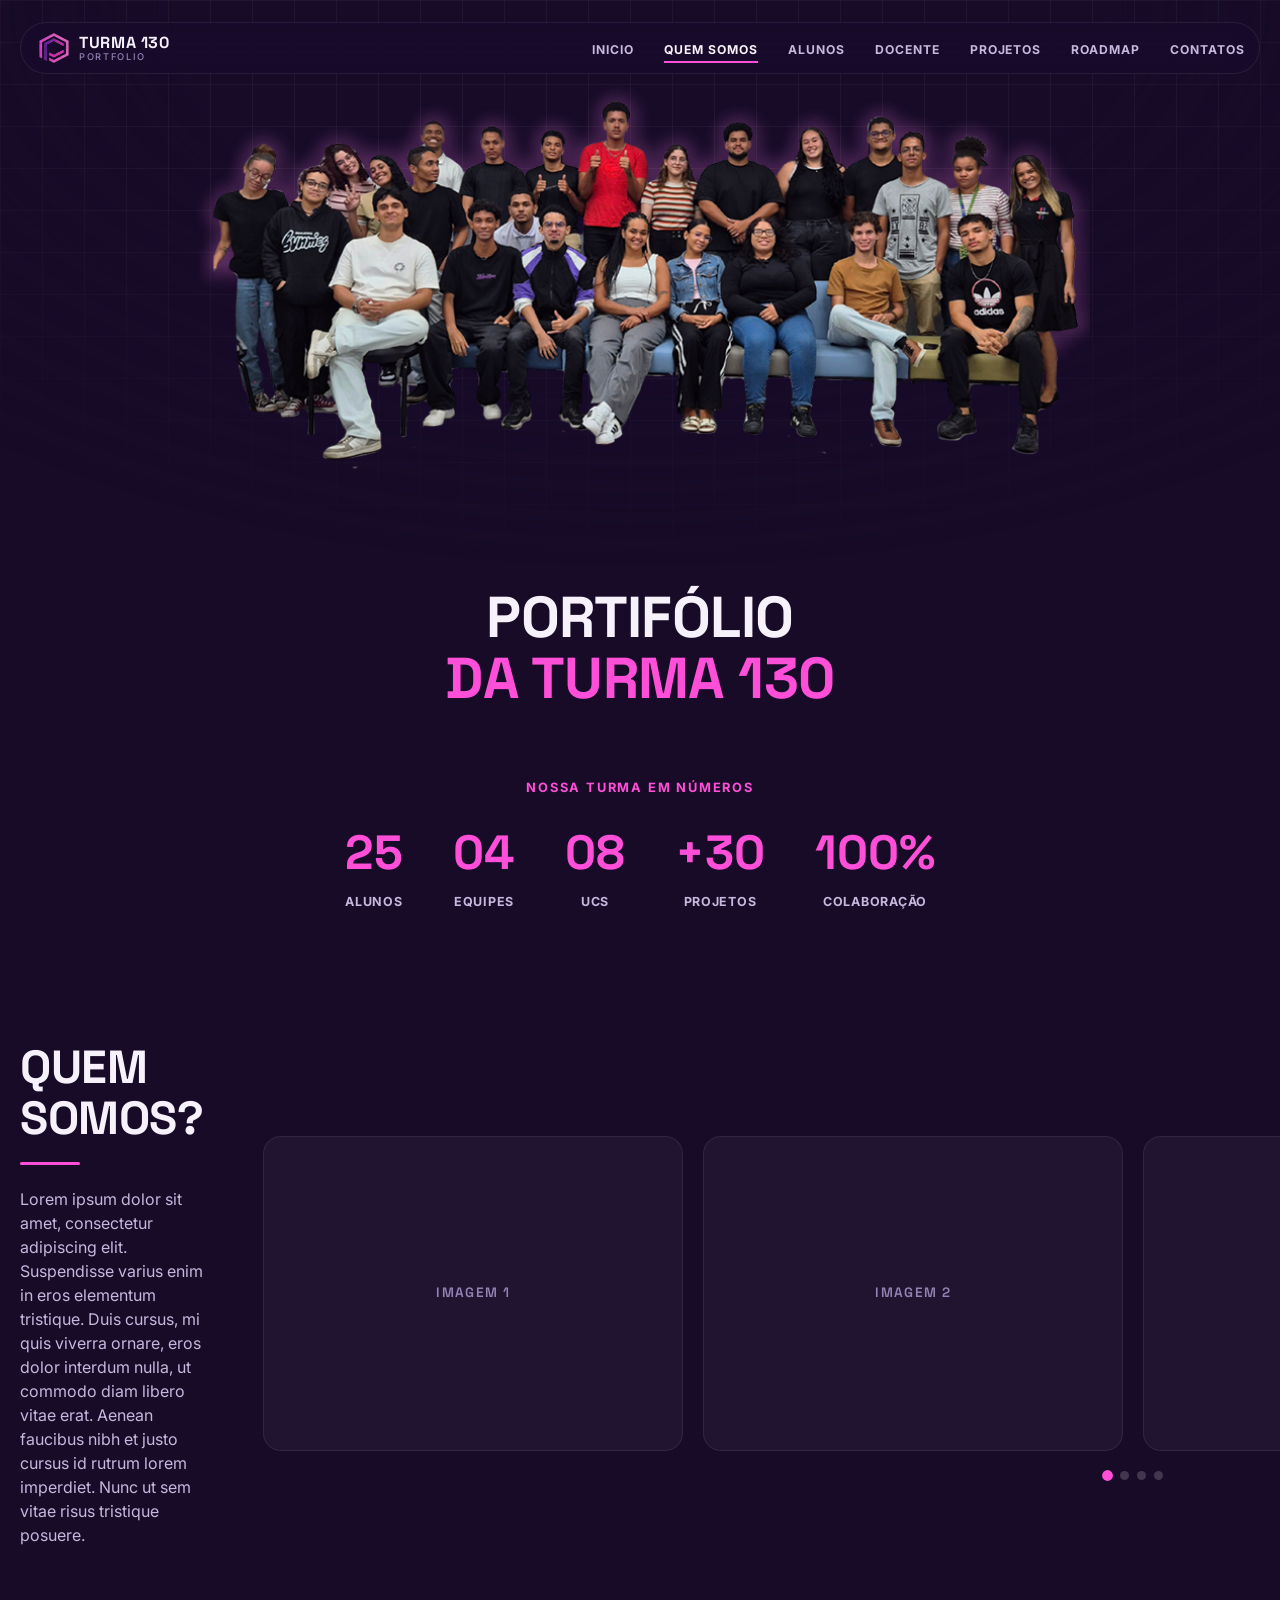
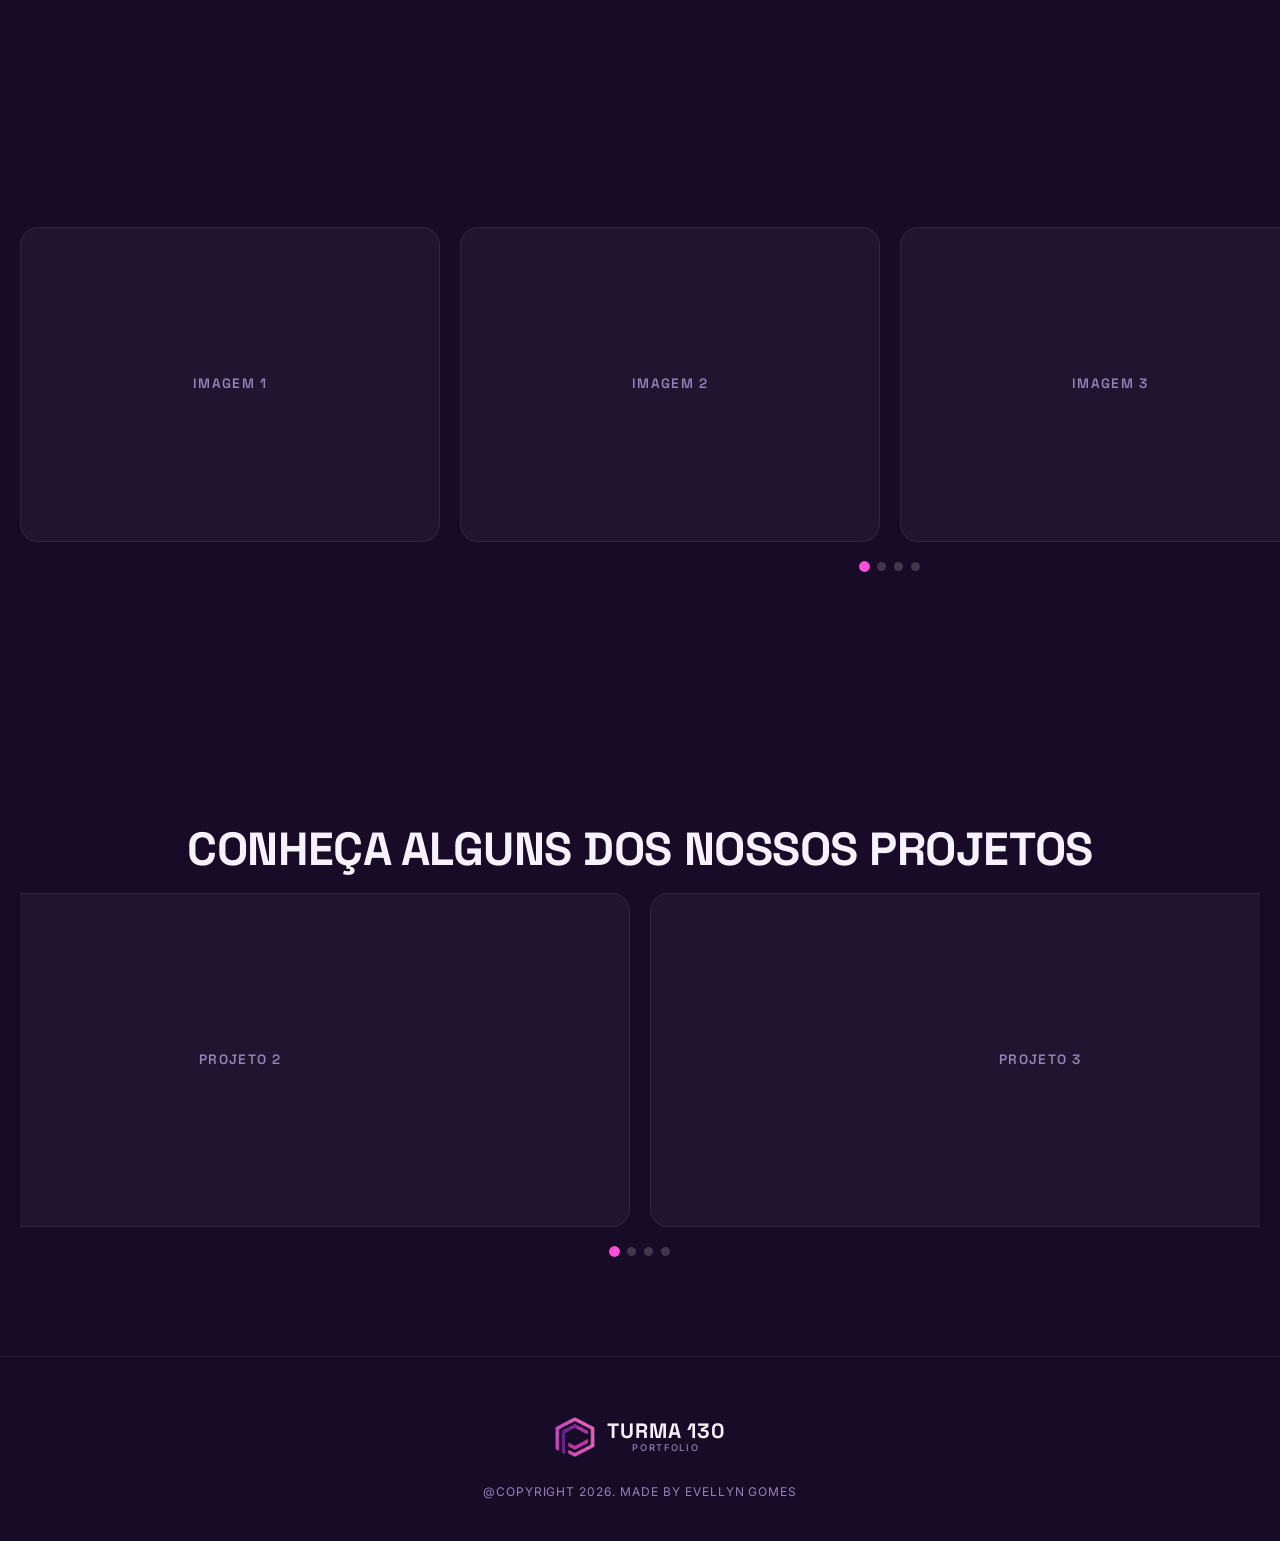
<file: Portifolio_Senac_130/quem-somos.html>
<!DOCTYPE html>
<html lang="pt-BR">
<head>
<meta charset="UTF-8">
<meta name="viewport" content="width=device-width, initial-scale=1.0">
<title>Quem Somos · Turma 130</title>
<link rel="preconnect" href="https://fonts.googleapis.com">
<link rel="preconnect" href="https://fonts.gstatic.com" crossorigin>
<link href="https://fonts.googleapis.com/css2?family=Space+Grotesk:wght@500;600;700&family=Inter:wght@400;500;600;700&display=swap" rel="stylesheet">
<link rel="stylesheet" href="style.css">
</head>
<body>

<div class="bg-grid"></div>

<header class="topbar">
  <nav class="navbar">
    <a class="brand" href="index.html">
      <img src="assets/logo.png" class="brand-hex" alt="Logo Turma 130">
      <span class="brand-text">TURMA 130<small>PORTFOLIO</small></span>
    </a>
    <button class="nav-toggle" id="navToggle" aria-label="Abrir menu" aria-expanded="false">
      <span></span><span></span><span></span>
    </button>
    <ul class="nav-links" id="navLinks">
      <li><a href="index.html">INICIO</a></li>
      <li><a href="quem-somos.html">QUEM SOMOS</a></li>
      <li><a href="alunos.html">ALUNOS</a></li>
      <li><a href="404.html">DOCENTE</a></li>
      <li><a href="404.html">PROJETOS</a></li>
      <li><a href="404.html">ROADMAP</a></li>
      <li><a href="404.html">CONTATOS</a></li>
    </ul>
  </nav>
</header>

<main>

  <!-- HERO DA PÁGINA -->
  <section class="qs-hero">
    <div class="hero-photo qs-hero-photo hero-photo-real">
      <img src="assets/turma.png" alt="Foto em grupo da Turma 130">
    </div>
    <h1 class="qs-title">
      PORTIFÓLIO<br>
      <span class="pink">DA TURMA 130</span>
    </h1>
  </section>

  <!-- NÚMEROS -->
  <section class="stats">
    <p class="eyebrow center">NOSSA TURMA EM NÚMEROS</p>
    <div class="stats-grid">
      <div class="stat-item"><span class="stat-number">25</span><span class="stat-label">ALUNOS</span></div>
      <div class="stat-item"><span class="stat-number">04</span><span class="stat-label">EQUIPES</span></div>
      <div class="stat-item"><span class="stat-number">08</span><span class="stat-label">UCS</span></div>
      <div class="stat-item"><span class="stat-number">+30</span><span class="stat-label">PROJETOS</span></div>
      <div class="stat-item"><span class="stat-number">100%</span><span class="stat-label">COLABORAÇÃO</span></div>
    </div>
  </section>

  <!-- QUEM SOMOS? -->
  <section class="split-block">
    <div class="split-text">
      <h2 class="section-title">QUEM SOMOS?</h2>
      <span class="rule"></span>
      <p>
        Lorem ipsum dolor sit amet, consectetur adipiscing elit.
        Suspendisse varius enim in eros elementum tristique. Duis cursus,
        mi quis viverra ornare, eros dolor interdum nulla, ut commodo diam
        libero vitae erat. Aenean faucibus nibh et justo cursus id rutrum
        lorem imperdiet. Nunc ut sem vitae risus tristique posuere.
      </p>
    </div>
    <div class="carousel split-carousel">
      <div class="carousel-track">
        <div class="carousel-slide"><div class="placeholder-box">IMAGEM 1</div></div>
        <div class="carousel-slide"><div class="placeholder-box">IMAGEM 2</div></div>
        <div class="carousel-slide"><div class="placeholder-box">IMAGEM 3</div></div>
        <div class="carousel-slide"><div class="placeholder-box">IMAGEM 4</div></div>
      </div>
      <div class="carousel-dots"></div>
    </div>
  </section>

  <!-- COMO NOSSO CURSO FUNCIONA -->
  <section class="split-block reverse">
    <div class="carousel split-carousel">
      <div class="carousel-track">
        <div class="carousel-slide"><div class="placeholder-box">IMAGEM 1</div></div>
        <div class="carousel-slide"><div class="placeholder-box">IMAGEM 2</div></div>
        <div class="carousel-slide"><div class="placeholder-box">IMAGEM 3</div></div>
        <div class="carousel-slide"><div class="placeholder-box">IMAGEM 4</div></div>
      </div>
      <div class="carousel-dots"></div>
    </div>
    <div class="split-text">
      <h2 class="section-title pink">COMO NOSSO CURSO FUNCIONA</h2>
      <span class="rule"></span>
      <p>
        Lorem ipsum dolor sit amet, consectetur adipiscing elit.
        Suspendisse varius enim in eros elementum tristique. Duis cursus,
        mi quis viverra ornare, eros dolor interdum nulla, ut commodo diam
        libero vitae erat. Aenean faucibus nibh et justo cursus id rutrum
        lorem imperdiet. Nunc ut sem vitae risus tristique posuere.
      </p>
      <a href="roadmap.html" class="btn btn-solid">SAIBA MAIS <span>→</span></a>
    </div>
  </section>

  <!-- PROJETOS -->
  <section class="projects-block">
    <h2 class="section-title center">CONHEÇA ALGUNS DOS NOSSOS PROJETOS</h2>
    <div class="carousel projects-carousel">
      <div class="carousel-track">
        <div class="carousel-slide"><div class="placeholder-box placeholder-box-lg">PROJETO 1</div></div>
        <div class="carousel-slide"><div class="placeholder-box placeholder-box-lg">PROJETO 2</div></div>
        <div class="carousel-slide"><div class="placeholder-box placeholder-box-lg">PROJETO 3</div></div>
        <div class="carousel-slide"><div class="placeholder-box placeholder-box-lg">PROJETO 4</div></div>
      </div>
      <div class="carousel-dots"></div>
    </div>
  </section>

</main>

<footer class="footer" id="contatos">
  <div class="footer-brand">
    <img src="assets/logo.png" class="brand-hex" alt="Logo Turma 130">
    <span class="brand-text">TURMA 130<small>PORTFOLIO</small></span>
  </div>
  <p class="footer-copy">@COPYRIGHT 2026. MADE BY EVELLYN GOMES</p>
</footer>

<script src="json.js"></script>
</body>
</html>
</file>
<file: style.css>
/* =========================================================
   TURMA 130 · PORTFOLIO
   ========================================================= */

:root{
  --bg: #170b28;
  --bg-soft: #1e0f34;
  --panel: rgba(255,255,255,0.04);
  --panel-border: rgba(255,255,255,0.08);
  --pink: #ff4fd8;
  --pink-soft: #ffa6ec;
  --purple: #7b3fd4;
  --text: #f6f1fb;
  --text-muted: #c6b8dd;
  --text-dim: #9683b5;
  --radius-lg: 28px;
  --radius-md: 18px;
  --radius-sm: 10px;
  --font-display: "Space Grotesk", sans-serif;
  --font-body: "Inter", sans-serif;
  --container: 1280px;
}

*, *::before, *::after{ box-sizing: border-box; }

html{ scroll-behavior: smooth; }

body{
  margin:0;
  background: var(--bg);
  color: var(--text);
  font-family: var(--font-body);
  line-height: 1.5;
  -webkit-font-smoothing: antialiased;
  overflow-x: hidden;
}

img{ max-width:100%; display:block; }
a{ color: inherit; text-decoration: none; }
ul{ list-style: none; margin:0; padding:0; }

h1,h2,h3{
  font-family: var(--font-display);
  margin: 0;
  letter-spacing: -0.01em;
}

.pink{ color: var(--pink); }

.eyebrow{
  color: var(--pink);
  font-weight: 700;
  font-size: 0.8rem;
  letter-spacing: 0.14em;
  margin: 0 0 0.9rem;
}

/* ---------- background grid ---------- */
.bg-grid{
  position: fixed;
  inset: 0;
  z-index: -1;
  background-color: var(--bg);
  background-image:
    linear-gradient(rgba(255,255,255,0.045) 1px, transparent 1px),
    linear-gradient(90deg, rgba(255,255,255,0.045) 1px, transparent 1px);
  background-size: 42px 42px;
  mask-image: radial-gradient(ellipse 90% 70% at 50% 0%, black 40%, transparent 90%);
}

/* =========================================================
   NAVBAR
   ========================================================= */
.topbar{
  position: sticky;
  top: 0;
  z-index: 50;
  display: flex;
  justify-content: center;
  padding: 22px 20px 0;
}

.navbar{
  width: 100%;
  max-width: var(--container);
  display: flex;
  align-items: center;
  justify-content: space-between;
  gap: 24px;
  padding: 10px 14px 10px 18px;
  background: rgba(24, 11, 43, 0.72);
  border: 1px solid var(--panel-border);
  border-radius: 999px;
  backdrop-filter: blur(14px);
}

.brand{
  display: flex;
  align-items: center;
  gap: 10px;
  flex-shrink: 0;
}

.brand-hex{ width: 30px; height: 30px; }

.brand-text{
  font-family: var(--font-display);
  font-weight: 700;
  font-size: 1rem;
  letter-spacing: 0.04em;
  display: flex;
  flex-direction: column;
  line-height: 1.1;
}

.brand-text small{
  font-family: var(--font-body);
  font-weight: 500;
  font-size: 0.58rem;
  letter-spacing: 0.18em;
  color: var(--text-dim);
}

.nav-links{
  display: flex;
  align-items: center;
  gap: 30px;
}

.nav-links a{
  font-size: 0.76rem;
  font-weight: 700;
  letter-spacing: 0.08em;
  color: var(--text-muted);
  padding-bottom: 4px;
  border-bottom: 2px solid transparent;
  transition: color 0.2s ease, border-color 0.2s ease;
  white-space: nowrap;
}

.nav-links a:hover,
.nav-links a.active{
  color: var(--text);
  border-color: var(--pink);
}

.nav-toggle{
  display: none;
  flex-direction: column;
  justify-content: center;
  gap: 5px;
  width: 38px;
  height: 38px;
  border-radius: 50%;
  border: 1px solid var(--panel-border);
  background: transparent;
  cursor: pointer;
  flex-shrink: 0;
}

.nav-toggle span{
  width: 16px;
  height: 2px;
  margin: 0 auto;
  background: var(--text);
  transition: transform 0.25s ease, opacity 0.25s ease;
}

.nav-toggle.open span:nth-child(1){ transform: translateY(7px) rotate(45deg); }
.nav-toggle.open span:nth-child(2){ opacity: 0; }
.nav-toggle.open span:nth-child(3){ transform: translateY(-7px) rotate(-45deg); }

/* =========================================================
   SHARED
   ========================================================= */
main > section{
  max-width: var(--container);
  margin: 0 auto;
  padding: 110px 20px;
}

.section-title{
  font-size: clamp(2rem, 4vw, 2.9rem);
  font-weight: 700;
  line-height: 1.1;
  margin-bottom: 1.1rem;
}

.rule{
  display: block;
  width: 60px;
  height: 3px;
  background: var(--pink);
  border-radius: 2px;
  margin: 18px 0 22px;
}

.btn{
  display: inline-flex;
  align-items: center;
  gap: 10px;
  padding: 13px 24px;
  border-radius: 999px;
  font-size: 0.74rem;
  font-weight: 700;
  letter-spacing: 0.08em;
  border: 1px solid var(--panel-border);
  transition: transform 0.2s ease, background 0.2s ease, border-color 0.2s ease;
}
.btn span{ transition: transform 0.2s ease; }
.btn:hover span{ transform: translateX(3px); }
.btn:hover{ transform: translateY(-2px); }

.btn-outline{
  background: rgba(255,255,255,0.03);
  border-color: rgba(255,255,255,0.14);
  color: var(--text);
}
.btn-outline:hover{ border-color: var(--pink); }

.btn-ghost{
  background: transparent;
  border-color: rgba(255,255,255,0.14);
  color: var(--text-muted);
}
.btn-ghost:hover{ color: var(--text); border-color: var(--pink); }

.btn-solid{
  background: linear-gradient(135deg, var(--purple), var(--pink));
  border-color: transparent;
  color: #fff;
  box-shadow: 0 10px 30px -12px rgba(255, 79, 216, 0.55);
}

/* =========================================================
   HERO
   ========================================================= */
.hero{
  display: grid;
  grid-template-columns: 0.9fr 2.4fr;
  gap: 50px;
  align-items: center;
  padding-top: 70px !important;
}

.hero-title{
  font-size: clamp(2.6rem, 5.4vw, 4.1rem);
  font-weight: 700;
  line-height: 1.02;
}

.hero-desc{
  color: var(--text-muted);
  font-size: 1rem;
  max-width: 460px;
  margin: 0 0 32px;
}

.hero-actions{
  display: flex;
  gap: 14px;
  flex-wrap: wrap;
}

.hero-photo{
  position: relative;
  aspect-ratio: 16 / 10;
  border-radius: var(--radius-lg);
  background:
    radial-gradient(circle at 30% 20%, rgba(255,79,216,0.25), transparent 55%),
    linear-gradient(160deg, #2a1547, #150a24 70%);
  border: 1px solid var(--panel-border);
  display: flex;
  align-items: center;
  justify-content: center;
  overflow: hidden;
}

.hero-photo::before{
  content: "";
  position: absolute;
  inset: 0;
  background-image: radial-gradient(rgba(255,255,255,0.09) 1px, transparent 1px);
  background-size: 16px 16px;
  opacity: 0.5;
}

.hero-photo span{
  position: relative;
  color: var(--text-dim);
  font-family: var(--font-display);
  font-weight: 600;
  font-size: 0.85rem;
  letter-spacing: 0.12em;
  border: 1px dashed var(--panel-border);
  padding: 10px 18px;
  border-radius: 999px;
}

/* variante com a foto real (já vem com glow/recorte prontos na imagem) */
.hero-photo-real{
  background: none;
  border: none;
  aspect-ratio: auto;
  border-radius: 0;
}
.hero-photo-real::before{ display: none; }
.hero-photo-real img{
  width: 100%;
  height: auto;
  display: block;
}

/* =========================================================
   DOCENTE
   ========================================================= */
.docente{
  display: grid;
  grid-template-columns: 1.15fr 0.85fr;
  gap: 60px;
  align-items: center;
  border-top: 1px solid var(--panel-border);
}

.docente-desc{
  color: var(--text-muted);
  max-width: 440px;
  padding-left: 18px;
  border-left: 2px solid var(--pink);
  margin: 22px 0 30px;
}

.social-links{
  display: flex;
  flex-direction: column;
  gap: 14px;
  margin-bottom: 30px;
}

.social-links a{
  display: inline-flex;
  align-items: center;
  gap: 12px;
  font-size: 0.82rem;
  font-weight: 700;
  letter-spacing: 0.03em;
  color: var(--text);
  text-decoration: underline;
  text-underline-offset: 4px;
  text-decoration-color: rgba(246,241,251,0.35);
  width: fit-content;
}
.social-links a:hover{ color: var(--pink); text-decoration-color: var(--pink); }

.icon{
  width: 28px;
  height: 28px;
  border-radius: 50%;
  background: var(--pink);
  color: #170b28;
  display: inline-flex;
  align-items: center;
  justify-content: center;
  flex-shrink: 0;
}

.quote-box{
  position: relative;
  margin: 0;
  padding: 26px 26px 26px 52px;
  background: var(--panel);
  border: 1px solid var(--panel-border);
  border-radius: var(--radius-md);
  color: var(--text);
  font-size: 1.02rem;
  max-width: 480px;
}

.quote-mark{
  position: absolute;
  top: 6px;
  left: 20px;
  font-family: var(--font-display);
  font-size: 2.6rem;
  color: var(--pink);
  line-height: 1;
}

.docente-media{
  position: relative;
  display: flex;
  justify-content: center;
}

/* avatar da docente = mesma lógica das fotos de aluno (foto + emoji),
   só que em tamanho maior por estar em destaque na Home */
.docente-avatar{
  position: relative;
  width: min(75vw, 800px);
  height: min(75vw, 800px);
}

.docente-foto{
  width: 100%;
  height: 100%;
  object-fit: contain;
  display: block;
}

.docente-emoji{
  position: absolute;
  top: 5%;
  right: 2%;
  width: 45%;
  height: auto;
  filter: drop-shadow(0 6px 14px rgba(0,0,0,0.35));
}

/* =========================================================
   JORNADA
   ========================================================= */
.jornada{
  border-top: 1px solid var(--panel-border);
  text-align: left;
}

.jornada-grid{
  display: grid;
  grid-template-columns: repeat(4, 1fr);
  gap: 28px;
  margin: 30px 0 50px;
}

.jornada-item{
  border-left: 1px solid var(--panel-border);
  padding-left: 20px;
}

.hex-icon{ width: 34px; height: 34px; margin-bottom: 16px; }

.jornada-item h3{
  font-size: 1rem;
  font-weight: 700;
  display: flex;
  flex-direction: column;
  gap: 4px;
  margin-bottom: 10px;
}

.jornada-item h3 span{
  font-size: 0.92rem;
  letter-spacing: 0.03em;
}

.jornada-item p{
  color: var(--text-dim);
  font-size: 0.86rem;
  margin: 0;
}

.jornada-cta{
  display: flex;
  justify-content: center;
}

/* =========================================================
   ALUNOS
   ========================================================= */
.alunos{
  border-top: 1px solid var(--panel-border);
}

.alunos-grid{
  display: grid;
  grid-template-columns: repeat(3, 1fr);
  gap: 28px;
}

.aluno-card{
  position: relative;
  background: var(--panel);
  border: 1px solid var(--panel-border);
  border-radius: var(--radius-lg);
  padding: 40px 28px 32px;
  text-align: center;
  transition: transform 0.25s ease, border-color 0.25s ease;
}

.aluno-card:hover{
  transform: translateY(-6px);
  border-color: rgba(255,79,216,0.4);
}

.doodle-aluno{
  top: -18px;
  right: -6px;
  width: 92px;
  height: 92px;
}

/* container da foto + emoji de cada aluno */
.aluno-media{
  position: relative;
  width: 118px;
  height: 118px;
  margin: 0 auto 22px;
}

.aluno-foto{
  width: 100%;
  height: 100%;
  border-radius: 50%;
  object-fit: cover;
  border: 3px solid var(--pink);
  background: linear-gradient(160deg, #3a1d5e, #200f38);
  display: block;
}

.aluno-emoji{
  position: absolute;
  top: -20px;
  right: -26px;
  width: 62px;
  height: 62px;
  object-fit: contain;
  filter: drop-shadow(0 4px 10px rgba(0,0,0,0.35));
}

.aluno-nome{
  font-size: 1.2rem;
  font-weight: 700;
  color: var(--pink);
  margin-bottom: 8px;
}

.aluno-cargo{
  color: var(--text-muted);
  font-size: 0.8rem;
  font-weight: 700;
  letter-spacing: 0.03em;
  text-transform: uppercase;
  margin: 0 0 24px;
}

.aluno-social{
  display: flex;
  justify-content: center;
  gap: 14px;
}

.aluno-social a{
  width: 40px;
  height: 40px;
  border-radius: 12px;
  background: var(--pink);
  color: #170b28;
  display: flex;
  align-items: center;
  justify-content: center;
  transition: transform 0.2s ease, background 0.2s ease;
}

.aluno-social a svg{ width: 18px; height: 18px; }

.aluno-social a:hover{
  transform: translateY(-3px);
  background: #fff;
}

/* =========================================================
   FOOTER
   ========================================================= */
.footer{
  border-top: 1px solid var(--panel-border);
  padding: 60px 20px 40px;
  text-align: center;
}

.footer-brand{
  display: inline-flex;
  align-items: center;
  gap: 12px;
  margin-bottom: 26px;
}

.footer-brand .brand-text{ font-size: 1.3rem; }
.footer-brand .brand-hex{ width: 40px; height: 40px; }

.footer-copy{
  color: var(--text-dim);
  font-size: 0.75rem;
  letter-spacing: 0.08em;
  margin: 0;
}

/* =========================================================
   RESPONSIVE
   ========================================================= */
@media (max-width: 980px){
  .hero{ grid-template-columns: 1fr; }
  .hero-media{ order: -1; }
  .docente{ grid-template-columns: 1fr; }
  .docente-media{ order: -1; margin-bottom: 20px; }
  .jornada-grid{ grid-template-columns: repeat(2, 1fr); }
  .alunos-grid{ grid-template-columns: repeat(2, 1fr); }
}

@media (max-width: 760px){
  .nav-toggle{ display: flex; }
  .nav-links{
    position: absolute;
    top: calc(100% + 12px);
    left: 0;
    right: 0;
    flex-direction: column;
    align-items: flex-start;
    gap: 16px;
    background: rgba(24, 11, 43, 0.96);
    border: 1px solid var(--panel-border);
    border-radius: 20px;
    padding: 20px 24px;
    backdrop-filter: blur(14px);
    max-height: 0;
    overflow: hidden;
    opacity: 0;
    pointer-events: none;
    transition: max-height 0.3s ease, opacity 0.2s ease;
  }
  .nav-links.open{
    max-height: 400px;
    opacity: 1;
    pointer-events: auto;
  }
  main > section{ padding: 80px 18px; }
}

@media (max-width: 600px){
  .jornada-grid{ grid-template-columns: 1fr; }
  .alunos-grid{ grid-template-columns: 1fr; }
  .hero-actions{ flex-direction: column; align-items: flex-start; }
  .avatar-ring{ width: 240px; height: 240px; }
}

/* =========================================================
   PÁGINAS INTERNAS — títulos utilitários
   ========================================================= */
.eyebrow.center{ text-align: center; }
.section-title.center{ text-align: center; }
.section-title.pink{ color: var(--pink); }

/* =========================================================
   QUEM SOMOS — hero da página
   ========================================================= */
.qs-hero{
  max-width: var(--container);
  margin: 0 auto;
  padding: 5px 20px 0px;   
  text-align: center;
}

.qs-hero-photo{
  margin-bottom: 40px;
  max-width: 900px;
  margin-left: auto;
  margin-right: auto;
}

.qs-title{
  font-family: var(--font-display);
  font-size: clamp(2.4rem, 5vw, 3.6rem);
  font-weight: 700;
  line-height: 1.05;
}

/* =========================================================
   ESTATÍSTICAS
   ========================================================= */
.stats{
  max-width: var(--container);
  margin: 0 auto;
  padding: 70px 20px;
  text-align: center;
}

.stats-grid{
  display: flex;
  flex-wrap: wrap;
  justify-content: center;
  gap: 50px;
  margin-top: 20px;
}

.stat-item{
  display: flex;
  flex-direction: column;
  align-items: center;
  gap: 4px;
}

.stat-number{
  font-family: var(--font-display);
  font-size: clamp(2.2rem, 4vw, 3rem);
  font-weight: 700;
  color: var(--pink);
}

.stat-label{
  font-size: 0.78rem;
  font-weight: 700;
  letter-spacing: 0.06em;
  color: var(--text-muted);
}

/* =========================================================
   BLOCOS DIVIDIDOS (Quem somos? / Como funciona)
   ========================================================= */
.split-block{
  max-width: var(--container);
  margin: 0 auto;
  padding: 60px 20px;
  display: grid;
  grid-template-columns: 0.95fr 1.05fr;
  gap: 60px;
  align-items: center;
}

.split-block.reverse .split-text{ order: 2; }
.split-block.reverse .split-carousel{ order: 1; }

.split-text p{
  color: var(--text-muted);
  max-width: 460px;
  margin: 0 0 26px;
}

.split-text .btn{ margin-top: 4px; }

/* =========================================================
   CARROSSEL GENÉRICO
   ========================================================= */
.carousel{ position: relative; }

.carousel-track{
  display: flex;
  gap: 20px;
  overflow-x: auto;
  scroll-snap-type: x mandatory;
  scrollbar-width: none;
  -ms-overflow-style: none;
  padding-bottom: 2px;
}
.carousel-track::-webkit-scrollbar{ display: none; }

.carousel-slide{
  scroll-snap-align: start;
  flex-shrink: 0;
}

.carousel-dots{
  display: flex;
  justify-content: center;
  gap: 8px;
  margin-top: 18px;
}

.carousel-dot{
  width: 9px;
  height: 9px;
  border-radius: 50%;
  border: none;
  background: rgba(255,255,255,0.18);
  cursor: pointer;
  padding: 0;
  transition: background 0.2s ease, transform 0.2s ease;
}
.carousel-dot.active{
  background: var(--pink);
  transform: scale(1.2);
}

.carousel-controls{
  display: flex;
  align-items: center;
  justify-content: center;
  gap: 18px;
  margin-top: 22px;
  margin-bottom: 30px;
}

.carousel-arrow{
  width: 42px;
  height: 42px;
  border-radius: 50%;
  border: 1px solid var(--panel-border);
  background: var(--panel);
  color: var(--text);
  font-size: 1.1rem;
  cursor: pointer;
  display: flex;
  align-items: center;
  justify-content: center;
  transition: border-color 0.2s ease, transform 0.2s ease;
}
.carousel-arrow:hover{
  border-color: var(--pink);
  transform: translateY(-2px);
}

/* placeholders usados enquanto não há imagens reais */
.placeholder-box{
  width: min(85vw, 420px);
  aspect-ratio: 4 / 3;
  border-radius: var(--radius-md);
  background: var(--panel);
  border: 1px solid var(--panel-border);
  display: flex;
  align-items: center;
  justify-content: center;
  color: var(--text-dim);
  font-family: var(--font-display);
  font-weight: 600;
  font-size: 0.85rem;
  letter-spacing: 0.1em;
}

.placeholder-box-lg{
  width: min(90vw, 780px);
  aspect-ratio: 21 / 9;
}

.projects-block{
  max-width: var(--container);
  margin: 0 auto;
  padding: 60px 20px 100px;
}

.projects-block .carousel-track{ justify-content: center; }

/* =========================================================
   ALUNOS — carrossel da Home
   ========================================================= */
.alunos-carousel .carousel-track{ padding: 6px 2px 10px; }
.alunos-carousel .carousel-slide{ width: min(78vw, 300px); }

/* card de aluno reutilizado (Home + página Alunos) */
.aluno-card-clickable{ cursor: pointer; }
.aluno-card-clickable:focus-visible{
  outline: 2px solid var(--pink);
  outline-offset: 3px;
}

.aluno-highlight{
  animation: highlightPulse 2.2s ease;
}
@keyframes highlightPulse{
  0%   { box-shadow: 0 0 0 0 rgba(255,79,216,0.6); border-color: var(--pink); }
  70%  { box-shadow: 0 0 0 16px rgba(255,79,216,0); border-color: var(--pink); }
  100% { box-shadow: 0 0 0 0 rgba(255,79,216,0); }
}

/* =========================================================
   PÁGINA ALUNOS — hero, filtro e grade completa
   ========================================================= */
.alunos-hero{
  max-width: var(--container);
  margin: 0 auto;
  padding: 70px 20px 0;
}

.filter-section{
  max-width: var(--container);
  margin: 0 auto;
  padding: 40px 20px 0;
}

.filter-label{
  color: var(--pink);
  font-weight: 700;
  font-size: 0.78rem;
  letter-spacing: 0.1em;
  margin: 0 0 14px;
}

.filter-bar{
  display: flex;
  flex-wrap: wrap;
  gap: 12px;
}

.filter-pill{
  padding: 10px 18px;
  border-radius: 999px;
  border: 1px solid var(--panel-border);
  background: var(--panel);
  color: var(--text-muted);
  font-size: 0.72rem;
  font-weight: 700;
  letter-spacing: 0.05em;
  cursor: pointer;
  transition: all 0.2s ease;
}
.filter-pill:hover{ border-color: var(--pink); color: var(--text); }
.filter-pill.active{
  background: var(--pink);
  border-color: var(--pink);
  color: #170b28;
}

.filter-search{
  flex-grow: 1;
  min-width: 200px;
  padding: 10px 18px;
  border-radius: 999px;
  border: 1px solid var(--panel-border);
  background: transparent;
  color: var(--text);
  font-family: var(--font-body);
  font-size: 0.82rem;
}
.filter-search::placeholder{ color: var(--text-dim); }
.filter-search:focus{ outline: none; border-color: var(--pink); }

.alunos-full{
  max-width: var(--container);
  margin: 0 auto;
  padding: 50px 20px 110px;
}

.alunos-full-grid{
  display: grid;
  grid-template-columns: repeat(3, 1fr);
  gap: 26px;
}

/* =========================================================
   PÁGINA 404
   ========================================================= */
.error-page{
  max-width: 720px;
  margin: 0 auto;
  padding: 70px 20px 100px;
  text-align: center;
  display: flex;
  flex-direction: column;
  align-items: center;
}

.error-code{
  font-family: var(--font-display);
  font-size: clamp(5rem, 18vw, 9rem);
  font-weight: 700;
  line-height: 1;
  color: transparent;
  -webkit-text-stroke: 2px var(--pink);
  text-shadow: 0 0 18px rgba(255,79,216,0.55), 0 0 46px rgba(255,79,216,0.28);
  margin: 10px 0 10px;
}

.astronaut{
  width: min(80vw, 320px);
  height: auto;
  margin: 10px 0 30px;
}

.error-desc{
  font-family: var(--font-display);
  font-size: clamp(1.3rem, 3vw, 1.8rem);
  font-weight: 700;
  line-height: 1.3;
  margin: 0 0 34px;
}

/* arte 404 enviada pronta (texto + astronauta + lua já inclusos na imagem) */
.error-art{
  width: min(100%, 640px);
  height: auto;
  display: block;
  margin: 0 0 30px;
}

/* =========================================================
   RESPONSIVE — novas seções
   ========================================================= */
@media (max-width: 980px){
  .split-block{ grid-template-columns: 1fr; }
  .split-block.reverse .split-text{ order: 1; }
  .split-block.reverse .split-carousel{ order: 2; }
  .alunos-full-grid{ grid-template-columns: repeat(2, 1fr); }
}

@media (max-width: 600px){
  .alunos-full-grid{ grid-template-columns: 1fr; }
  .stats-grid{ gap: 30px 40px; }
}
</file>
<file: Portifolio_Senac_130/style.css>
/* =========================================================
   TURMA 130 · PORTFOLIO
   ========================================================= */

:root{
  --bg: #170b28;
  --bg-soft: #1e0f34;
  --panel: rgba(255,255,255,0.04);
  --panel-border: rgba(255,255,255,0.08);
  --pink: #ff4fd8;
  --pink-soft: #ffa6ec;
  --purple: #7b3fd4;
  --text: #f6f1fb;
  --text-muted: #c6b8dd;
  --text-dim: #9683b5;
  --radius-lg: 28px;
  --radius-md: 18px;
  --radius-sm: 10px;
  --font-display: "Space Grotesk", sans-serif;
  --font-body: "Inter", sans-serif;
  --container: 1280px;
}

*, *::before, *::after{ box-sizing: border-box; }

html{ scroll-behavior: smooth; }

body{
  margin:0;
  background: var(--bg);
  color: var(--text);
  font-family: var(--font-body);
  line-height: 1.5;
  -webkit-font-smoothing: antialiased;
  overflow-x: hidden;
}

img{ max-width:100%; display:block; }
a{ color: inherit; text-decoration: none; }
ul{ list-style: none; margin:0; padding:0; }

h1,h2,h3{
  font-family: var(--font-display);
  margin: 0;
  letter-spacing: -0.01em;
}

.pink{ color: var(--pink); }

.eyebrow{
  color: var(--pink);
  font-weight: 700;
  font-size: 0.8rem;
  letter-spacing: 0.14em;
  margin: 0 0 0.9rem;
}

/* ---------- background grid ---------- */
.bg-grid{
  position: fixed;
  inset: 0;
  z-index: -1;
  background-color: var(--bg);
  background-image:
    linear-gradient(rgba(255,255,255,0.045) 1px, transparent 1px),
    linear-gradient(90deg, rgba(255,255,255,0.045) 1px, transparent 1px);
  background-size: 42px 42px;
  mask-image: radial-gradient(ellipse 90% 70% at 50% 0%, black 40%, transparent 90%);
}

/* =========================================================
   NAVBAR
   ========================================================= */
.topbar{
  position: sticky;
  top: 0;
  z-index: 50;
  display: flex;
  justify-content: center;
  padding: 22px 20px 0;
}

.navbar{
  width: 100%;
  max-width: var(--container);
  display: flex;
  align-items: center;
  justify-content: space-between;
  gap: 24px;
  padding: 10px 14px 10px 18px;
  background: rgba(24, 11, 43, 0.72);
  border: 1px solid var(--panel-border);
  border-radius: 999px;
  backdrop-filter: blur(14px);
}

.brand{
  display: flex;
  align-items: center;
  gap: 10px;
  flex-shrink: 0;
}

.brand-hex{ width: 30px; height: 30px; }

.brand-text{
  font-family: var(--font-display);
  font-weight: 700;
  font-size: 1rem;
  letter-spacing: 0.04em;
  display: flex;
  flex-direction: column;
  line-height: 1.1;
}

.brand-text small{
  font-family: var(--font-body);
  font-weight: 500;
  font-size: 0.58rem;
  letter-spacing: 0.18em;
  color: var(--text-dim);
}

.nav-links{
  display: flex;
  align-items: center;
  gap: 30px;
}

.nav-links a{
  font-size: 0.76rem;
  font-weight: 700;
  letter-spacing: 0.08em;
  color: var(--text-muted);
  padding-bottom: 4px;
  border-bottom: 2px solid transparent;
  transition: color 0.2s ease, border-color 0.2s ease;
  white-space: nowrap;
}

.nav-links a:hover,
.nav-links a.active{
  color: var(--text);
  border-color: var(--pink);
}

.nav-toggle{
  display: none;
  flex-direction: column;
  justify-content: center;
  gap: 5px;
  width: 38px;
  height: 38px;
  border-radius: 50%;
  border: 1px solid var(--panel-border);
  background: transparent;
  cursor: pointer;
  flex-shrink: 0;
}

.nav-toggle span{
  width: 16px;
  height: 2px;
  margin: 0 auto;
  background: var(--text);
  transition: transform 0.25s ease, opacity 0.25s ease;
}

.nav-toggle.open span:nth-child(1){ transform: translateY(7px) rotate(45deg); }
.nav-toggle.open span:nth-child(2){ opacity: 0; }
.nav-toggle.open span:nth-child(3){ transform: translateY(-7px) rotate(-45deg); }

/* =========================================================
   SHARED
   ========================================================= */
main > section{
  max-width: var(--container);
  margin: 0 auto;
  padding: 110px 20px;
}

.section-title{
  font-size: clamp(2rem, 4vw, 2.9rem);
  font-weight: 700;
  line-height: 1.1;
  margin-bottom: 1.1rem;
}

.rule{
  display: block;
  width: 60px;
  height: 3px;
  background: var(--pink);
  border-radius: 2px;
  margin: 18px 0 22px;
}

.btn{
  display: inline-flex;
  align-items: center;
  gap: 10px;
  padding: 13px 24px;
  border-radius: 999px;
  font-size: 0.74rem;
  font-weight: 700;
  letter-spacing: 0.08em;
  border: 1px solid var(--panel-border);
  transition: transform 0.2s ease, background 0.2s ease, border-color 0.2s ease;
}
.btn span{ transition: transform 0.2s ease; }
.btn:hover span{ transform: translateX(3px); }
.btn:hover{ transform: translateY(-2px); }

.btn-outline{
  background: rgba(255,255,255,0.03);
  border-color: rgba(255,255,255,0.14);
  color: var(--text);
}
.btn-outline:hover{ border-color: var(--pink); }

.btn-ghost{
  background: transparent;
  border-color: rgba(255,255,255,0.14);
  color: var(--text-muted);
}
.btn-ghost:hover{ color: var(--text); border-color: var(--pink); }

.btn-solid{
  background: linear-gradient(135deg, var(--purple), var(--pink));
  border-color: transparent;
  color: #fff;
  box-shadow: 0 10px 30px -12px rgba(255, 79, 216, 0.55);
}

/* =========================================================
   HERO
   ========================================================= */
.hero{
  display: grid;
  grid-template-columns: 0.9fr 2.4fr;
  gap: 50px;
  align-items: center;
  padding-top: 70px !important;
}

.hero-title{
  font-size: clamp(2.6rem, 5.4vw, 4.1rem);
  font-weight: 700;
  line-height: 1.02;
}

.hero-desc{
  color: var(--text-muted);
  font-size: 1rem;
  max-width: 460px;
  margin: 0 0 32px;
}

.hero-actions{
  display: flex;
  gap: 14px;
  flex-wrap: wrap;
}

.hero-photo{
  position: relative;
  aspect-ratio: 16 / 10;
  border-radius: var(--radius-lg);
  background:
    radial-gradient(circle at 30% 20%, rgba(255,79,216,0.25), transparent 55%),
    linear-gradient(160deg, #2a1547, #150a24 70%);
  border: 1px solid var(--panel-border);
  display: flex;
  align-items: center;
  justify-content: center;
  overflow: hidden;
}

.hero-photo::before{
  content: "";
  position: absolute;
  inset: 0;
  background-image: radial-gradient(rgba(255,255,255,0.09) 1px, transparent 1px);
  background-size: 16px 16px;
  opacity: 0.5;
}

.hero-photo span{
  position: relative;
  color: var(--text-dim);
  font-family: var(--font-display);
  font-weight: 600;
  font-size: 0.85rem;
  letter-spacing: 0.12em;
  border: 1px dashed var(--panel-border);
  padding: 10px 18px;
  border-radius: 999px;
}

/* variante com a foto real (já vem com glow/recorte prontos na imagem) */
.hero-photo-real{
  background: none;
  border: none;
  aspect-ratio: auto;
  border-radius: 0;
}
.hero-photo-real::before{ display: none; }
.hero-photo-real img{
  width: 100%;
  height: auto;
  display: block;
}

/* =========================================================
   DOCENTE
   ========================================================= */
.docente{
  display: grid;
  grid-template-columns: 1.15fr 0.85fr;
  gap: 60px;
  align-items: center;
  border-top: 1px solid var(--panel-border);
}

.docente-desc{
  color: var(--text-muted);
  max-width: 440px;
  padding-left: 18px;
  border-left: 2px solid var(--pink);
  margin: 22px 0 30px;
}

.social-links{
  display: flex;
  flex-direction: column;
  gap: 14px;
  margin-bottom: 30px;
}

.social-links a{
  display: inline-flex;
  align-items: center;
  gap: 12px;
  font-size: 0.82rem;
  font-weight: 700;
  letter-spacing: 0.03em;
  color: var(--text);
  text-decoration: underline;
  text-underline-offset: 4px;
  text-decoration-color: rgba(246,241,251,0.35);
  width: fit-content;
}
.social-links a:hover{ color: var(--pink); text-decoration-color: var(--pink); }

.icon{
  width: 28px;
  height: 28px;
  border-radius: 50%;
  background: var(--pink);
  color: #170b28;
  display: inline-flex;
  align-items: center;
  justify-content: center;
  flex-shrink: 0;
}

.quote-box{
  position: relative;
  margin: 0;
  padding: 26px 26px 26px 52px;
  background: var(--panel);
  border: 1px solid var(--panel-border);
  border-radius: var(--radius-md);
  color: var(--text);
  font-size: 1.02rem;
  max-width: 480px;
}

.quote-mark{
  position: absolute;
  top: 6px;
  left: 20px;
  font-family: var(--font-display);
  font-size: 2.6rem;
  color: var(--pink);
  line-height: 1;
}

.docente-media{
  position: relative;
  display: flex;
  justify-content: center;
}

/* avatar da docente = mesma lógica das fotos de aluno (foto + emoji),
   só que em tamanho maior por estar em destaque na Home */
.docente-avatar{
  position: relative;
  width: min(75vw, 800px);
  height: min(75vw, 800px);
}

.docente-foto{
  width: 100%;
  height: 100%;
  object-fit: contain;
  display: block;
}

.docente-emoji{
  position: absolute;
  top: 5%;
  right: 2%;
  width: 45%;
  height: auto;
  filter: drop-shadow(0 6px 14px rgba(0,0,0,0.35));
}

/* =========================================================
   JORNADA
   ========================================================= */
.jornada{
  border-top: 1px solid var(--panel-border);
  text-align: left;
}

.jornada-grid{
  display: grid;
  grid-template-columns: repeat(4, 1fr);
  gap: 28px;
  margin: 30px 0 50px;
}

.jornada-item{
  border-left: 1px solid var(--panel-border);
  padding-left: 20px;
}

.hex-icon{ width: 34px; height: 34px; margin-bottom: 16px; }

.jornada-item h3{
  font-size: 1rem;
  font-weight: 700;
  display: flex;
  flex-direction: column;
  gap: 4px;
  margin-bottom: 10px;
}

.jornada-item h3 span{
  font-size: 0.92rem;
  letter-spacing: 0.03em;
}

.jornada-item p{
  color: var(--text-dim);
  font-size: 0.86rem;
  margin: 0;
}

.jornada-cta{
  display: flex;
  justify-content: center;
}

/* =========================================================
   ALUNOS
   ========================================================= */
.alunos{
  border-top: 1px solid var(--panel-border);
}

.alunos-grid{
  display: grid;
  grid-template-columns: repeat(3, 1fr);
  gap: 28px;
}

.aluno-card{
  position: relative;
  background: var(--panel);
  border: 1px solid var(--panel-border);
  border-radius: var(--radius-lg);
  padding: 40px 28px 32px;
  text-align: center;
  transition: transform 0.25s ease, border-color 0.25s ease;
}

.aluno-card:hover{
  transform: translateY(-6px);
  border-color: rgba(255,79,216,0.4);
}

.doodle-aluno{
  top: -18px;
  right: -6px;
  width: 92px;
  height: 92px;
}

/* container da foto + emoji de cada aluno */
.aluno-media{
  position: relative;
  width: 118px;
  height: 118px;
  margin: 0 auto 22px;
}

.aluno-foto{
  width: 100%;
  height: 100%;
  border-radius: 50%;
  object-fit: cover;
  border: 3px solid var(--pink);
  background: linear-gradient(160deg, #3a1d5e, #200f38);
  display: block;
}

.aluno-emoji{
  position: absolute;
  top: -20px;
  right: -26px;
  width: 62px;
  height: 62px;
  object-fit: contain;
  filter: drop-shadow(0 4px 10px rgba(0,0,0,0.35));
}

.aluno-nome{
  font-size: 1.2rem;
  font-weight: 700;
  color: var(--pink);
  margin-bottom: 8px;
}

.aluno-cargo{
  color: var(--text-muted);
  font-size: 0.8rem;
  font-weight: 700;
  letter-spacing: 0.03em;
  text-transform: uppercase;
  margin: 0 0 24px;
}

.aluno-social{
  display: flex;
  justify-content: center;
  gap: 14px;
}

.aluno-social a{
  width: 40px;
  height: 40px;
  border-radius: 12px;
  background: var(--pink);
  color: #170b28;
  display: flex;
  align-items: center;
  justify-content: center;
  transition: transform 0.2s ease, background 0.2s ease;
}

.aluno-social a svg{ width: 18px; height: 18px; }

.aluno-social a:hover{
  transform: translateY(-3px);
  background: #fff;
}

/* =========================================================
   FOOTER
   ========================================================= */
.footer{
  border-top: 1px solid var(--panel-border);
  padding: 60px 20px 40px;
  text-align: center;
}

.footer-brand{
  display: inline-flex;
  align-items: center;
  gap: 12px;
  margin-bottom: 26px;
}

.footer-brand .brand-text{ font-size: 1.3rem; }
.footer-brand .brand-hex{ width: 40px; height: 40px; }

.footer-copy{
  color: var(--text-dim);
  font-size: 0.75rem;
  letter-spacing: 0.08em;
  margin: 0;
}

/* =========================================================
   RESPONSIVE
   ========================================================= */
@media (max-width: 980px){
  .hero{ grid-template-columns: 1fr; }
  .hero-media{ order: -1; }
  .docente{ grid-template-columns: 1fr; }
  .docente-media{ order: -1; margin-bottom: 20px; }
  .jornada-grid{ grid-template-columns: repeat(2, 1fr); }
  .alunos-grid{ grid-template-columns: repeat(2, 1fr); }
}

@media (max-width: 760px){
  .nav-toggle{ display: flex; }
  .nav-links{
    position: absolute;
    top: calc(100% + 12px);
    left: 0;
    right: 0;
    flex-direction: column;
    align-items: flex-start;
    gap: 16px;
    background: rgba(24, 11, 43, 0.96);
    border: 1px solid var(--panel-border);
    border-radius: 20px;
    padding: 20px 24px;
    backdrop-filter: blur(14px);
    max-height: 0;
    overflow: hidden;
    opacity: 0;
    pointer-events: none;
    transition: max-height 0.3s ease, opacity 0.2s ease;
  }
  .nav-links.open{
    max-height: 400px;
    opacity: 1;
    pointer-events: auto;
  }
  main > section{ padding: 80px 18px; }
}

@media (max-width: 600px){
  .jornada-grid{ grid-template-columns: 1fr; }
  .alunos-grid{ grid-template-columns: 1fr; }
  .hero-actions{ flex-direction: column; align-items: flex-start; }
  .avatar-ring{ width: 240px; height: 240px; }
}

/* =========================================================
   PÁGINAS INTERNAS — títulos utilitários
   ========================================================= */
.eyebrow.center{ text-align: center; }
.section-title.center{ text-align: center; }
.section-title.pink{ color: var(--pink); }

/* =========================================================
   QUEM SOMOS — hero da página
   ========================================================= */
.qs-hero{
  max-width: var(--container);
  margin: 0 auto;
  padding: 5px 20px 0px;   
  text-align: center;
}

.qs-hero-photo{
  margin-bottom: 40px;
  max-width: 900px;
  margin-left: auto;
  margin-right: auto;
}

.qs-title{
  font-family: var(--font-display);
  font-size: clamp(2.4rem, 5vw, 3.6rem);
  font-weight: 700;
  line-height: 1.05;
}

/* =========================================================
   ESTATÍSTICAS
   ========================================================= */
.stats{
  max-width: var(--container);
  margin: 0 auto;
  padding: 70px 20px;
  text-align: center;
}

.stats-grid{
  display: flex;
  flex-wrap: wrap;
  justify-content: center;
  gap: 50px;
  margin-top: 20px;
}

.stat-item{
  display: flex;
  flex-direction: column;
  align-items: center;
  gap: 4px;
}

.stat-number{
  font-family: var(--font-display);
  font-size: clamp(2.2rem, 4vw, 3rem);
  font-weight: 700;
  color: var(--pink);
}

.stat-label{
  font-size: 0.78rem;
  font-weight: 700;
  letter-spacing: 0.06em;
  color: var(--text-muted);
}

/* =========================================================
   BLOCOS DIVIDIDOS (Quem somos? / Como funciona)
   ========================================================= */
.split-block{
  max-width: var(--container);
  margin: 0 auto;
  padding: 60px 20px;
  display: grid;
  grid-template-columns: 0.95fr 1.05fr;
  gap: 60px;
  align-items: center;
}

.split-block.reverse .split-text{ order: 2; }
.split-block.reverse .split-carousel{ order: 1; }

.split-text p{
  color: var(--text-muted);
  max-width: 460px;
  margin: 0 0 26px;
}

.split-text .btn{ margin-top: 4px; }

/* =========================================================
   CARROSSEL GENÉRICO
   ========================================================= */
.carousel{ position: relative; }

.carousel-track{
  display: flex;
  gap: 20px;
  overflow-x: auto;
  scroll-snap-type: x mandatory;
  scrollbar-width: none;
  -ms-overflow-style: none;
  padding-bottom: 2px;
}
.carousel-track::-webkit-scrollbar{ display: none; }

.carousel-slide{
  scroll-snap-align: start;
  flex-shrink: 0;
}

.carousel-dots{
  display: flex;
  justify-content: center;
  gap: 8px;
  margin-top: 18px;
}

.carousel-dot{
  width: 9px;
  height: 9px;
  border-radius: 50%;
  border: none;
  background: rgba(255,255,255,0.18);
  cursor: pointer;
  padding: 0;
  transition: background 0.2s ease, transform 0.2s ease;
}
.carousel-dot.active{
  background: var(--pink);
  transform: scale(1.2);
}

.carousel-controls{
  display: flex;
  align-items: center;
  justify-content: center;
  gap: 18px;
  margin-top: 22px;
  margin-bottom: 30px;
}

.carousel-arrow{
  width: 42px;
  height: 42px;
  border-radius: 50%;
  border: 1px solid var(--panel-border);
  background: var(--panel);
  color: var(--text);
  font-size: 1.1rem;
  cursor: pointer;
  display: flex;
  align-items: center;
  justify-content: center;
  transition: border-color 0.2s ease, transform 0.2s ease;
}
.carousel-arrow:hover{
  border-color: var(--pink);
  transform: translateY(-2px);
}

/* placeholders usados enquanto não há imagens reais */
.placeholder-box{
  width: min(85vw, 420px);
  aspect-ratio: 4 / 3;
  border-radius: var(--radius-md);
  background: var(--panel);
  border: 1px solid var(--panel-border);
  display: flex;
  align-items: center;
  justify-content: center;
  color: var(--text-dim);
  font-family: var(--font-display);
  font-weight: 600;
  font-size: 0.85rem;
  letter-spacing: 0.1em;
}

.placeholder-box-lg{
  width: min(90vw, 780px);
  aspect-ratio: 21 / 9;
}

.projects-block{
  max-width: var(--container);
  margin: 0 auto;
  padding: 60px 20px 100px;
}

.projects-block .carousel-track{ justify-content: center; }

/* =========================================================
   ALUNOS — carrossel da Home
   ========================================================= */
.alunos-carousel .carousel-track{ padding: 6px 2px 10px; }
.alunos-carousel .carousel-slide{ width: min(78vw, 300px); }

/* card de aluno reutilizado (Home + página Alunos) */
.aluno-card-clickable{ cursor: pointer; }
.aluno-card-clickable:focus-visible{
  outline: 2px solid var(--pink);
  outline-offset: 3px;
}

.aluno-highlight{
  animation: highlightPulse 2.2s ease;
}
@keyframes highlightPulse{
  0%   { box-shadow: 0 0 0 0 rgba(255,79,216,0.6); border-color: var(--pink); }
  70%  { box-shadow: 0 0 0 16px rgba(255,79,216,0); border-color: var(--pink); }
  100% { box-shadow: 0 0 0 0 rgba(255,79,216,0); }
}

/* =========================================================
   PÁGINA ALUNOS — hero, filtro e grade completa
   ========================================================= */
.alunos-hero{
  max-width: var(--container);
  margin: 0 auto;
  padding: 70px 20px 0;
}

.filter-section{
  max-width: var(--container);
  margin: 0 auto;
  padding: 40px 20px 0;
}

.filter-label{
  color: var(--pink);
  font-weight: 700;
  font-size: 0.78rem;
  letter-spacing: 0.1em;
  margin: 0 0 14px;
}

.filter-bar{
  display: flex;
  flex-wrap: wrap;
  gap: 12px;
}

.filter-pill{
  padding: 10px 18px;
  border-radius: 999px;
  border: 1px solid var(--panel-border);
  background: var(--panel);
  color: var(--text-muted);
  font-size: 0.72rem;
  font-weight: 700;
  letter-spacing: 0.05em;
  cursor: pointer;
  transition: all 0.2s ease;
}
.filter-pill:hover{ border-color: var(--pink); color: var(--text); }
.filter-pill.active{
  background: var(--pink);
  border-color: var(--pink);
  color: #170b28;
}

.filter-search{
  flex-grow: 1;
  min-width: 200px;
  padding: 10px 18px;
  border-radius: 999px;
  border: 1px solid var(--panel-border);
  background: transparent;
  color: var(--text);
  font-family: var(--font-body);
  font-size: 0.82rem;
}
.filter-search::placeholder{ color: var(--text-dim); }
.filter-search:focus{ outline: none; border-color: var(--pink); }

.alunos-full{
  max-width: var(--container);
  margin: 0 auto;
  padding: 50px 20px 110px;
}

.alunos-full-grid{
  display: grid;
  grid-template-columns: repeat(3, 1fr);
  gap: 26px;
}

/* =========================================================
   PÁGINA 404
   ========================================================= */
.error-page{
  max-width: 720px;
  margin: 0 auto;
  padding: 70px 20px 100px;
  text-align: center;
  display: flex;
  flex-direction: column;
  align-items: center;
}

.error-code{
  font-family: var(--font-display);
  font-size: clamp(5rem, 18vw, 9rem);
  font-weight: 700;
  line-height: 1;
  color: transparent;
  -webkit-text-stroke: 2px var(--pink);
  text-shadow: 0 0 18px rgba(255,79,216,0.55), 0 0 46px rgba(255,79,216,0.28);
  margin: 10px 0 10px;
}

.astronaut{
  width: min(80vw, 320px);
  height: auto;
  margin: 10px 0 30px;
}

.error-desc{
  font-family: var(--font-display);
  font-size: clamp(1.3rem, 3vw, 1.8rem);
  font-weight: 700;
  line-height: 1.3;
  margin: 0 0 34px;
}

/* arte 404 enviada pronta (texto + astronauta + lua já inclusos na imagem) */
.error-art{
  width: min(100%, 640px);
  height: auto;
  display: block;
  margin: 0 0 30px;
}

/* =========================================================
   RESPONSIVE — novas seções
   ========================================================= */
@media (max-width: 980px){
  .split-block{ grid-template-columns: 1fr; }
  .split-block.reverse .split-text{ order: 1; }
  .split-block.reverse .split-carousel{ order: 2; }
  .alunos-full-grid{ grid-template-columns: repeat(2, 1fr); }
}

@media (max-width: 600px){
  .alunos-full-grid{ grid-template-columns: 1fr; }
  .stats-grid{ gap: 30px 40px; }
}
</file>
